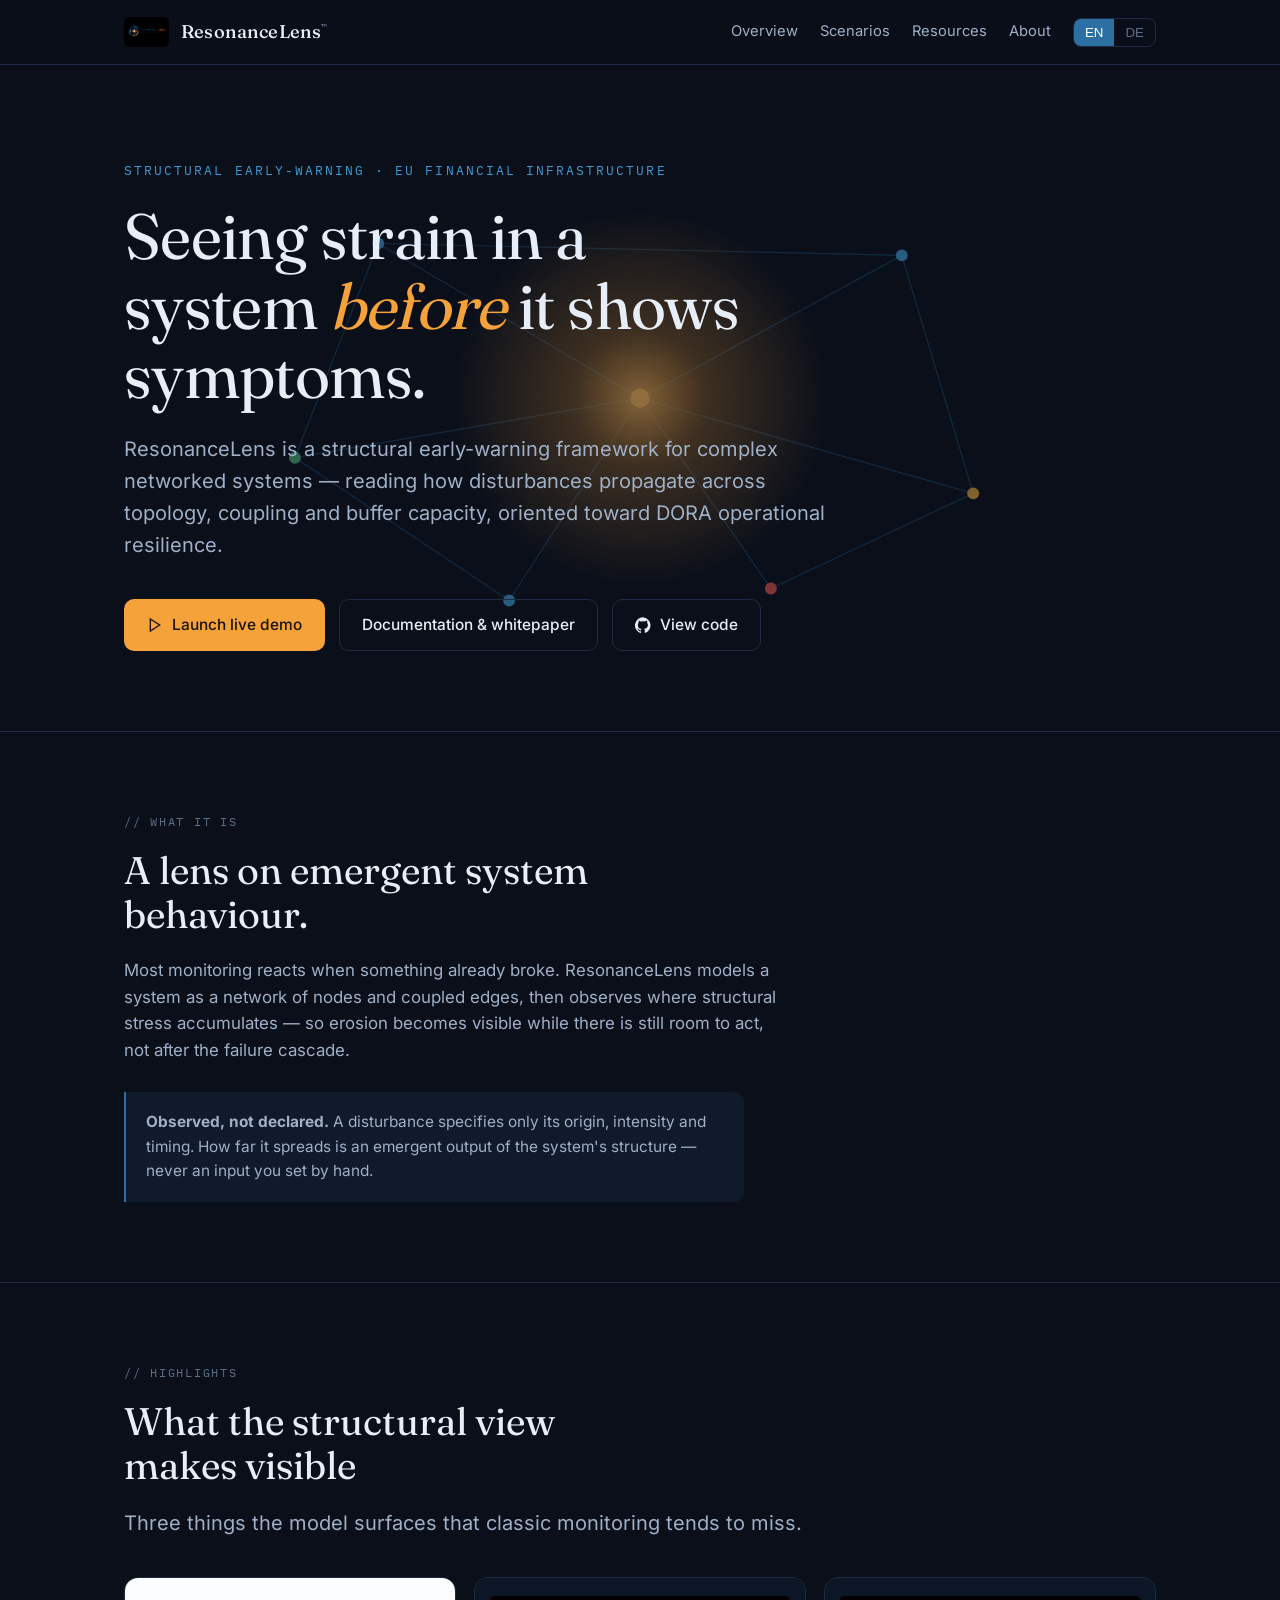
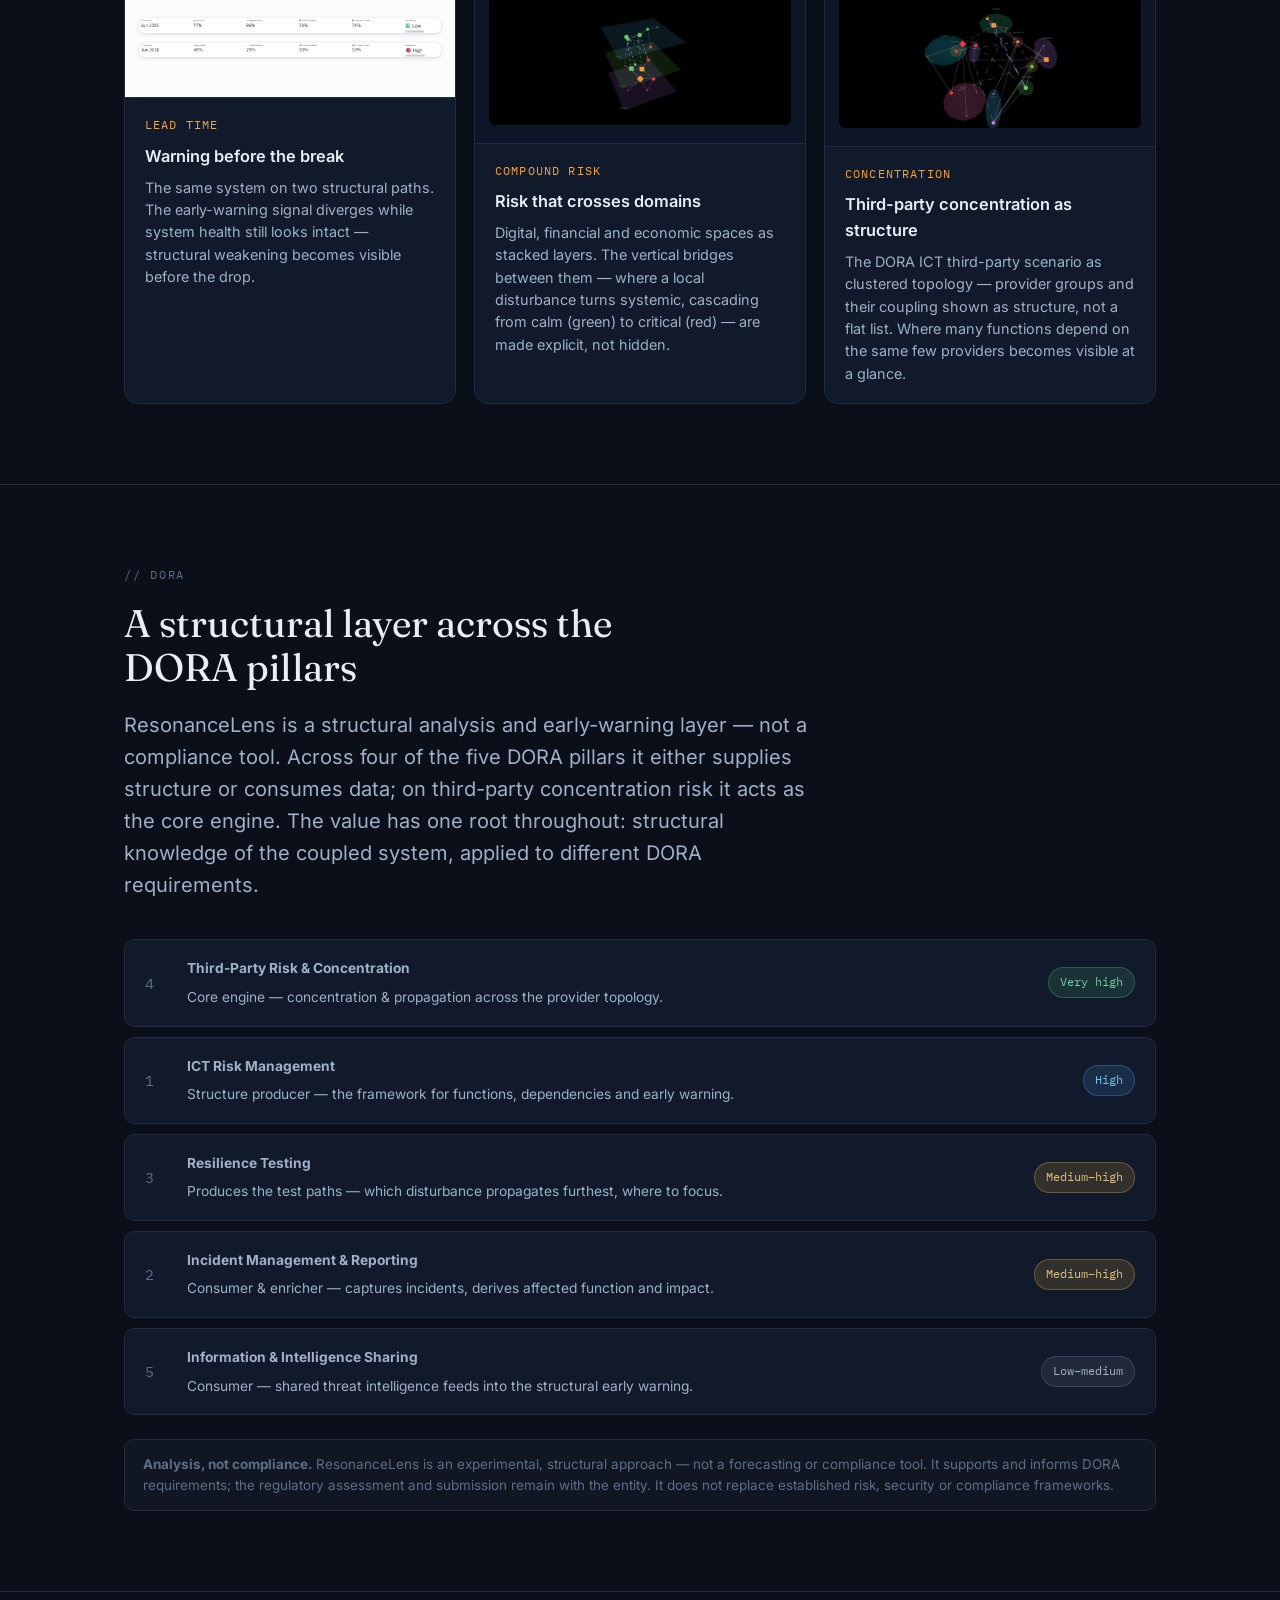
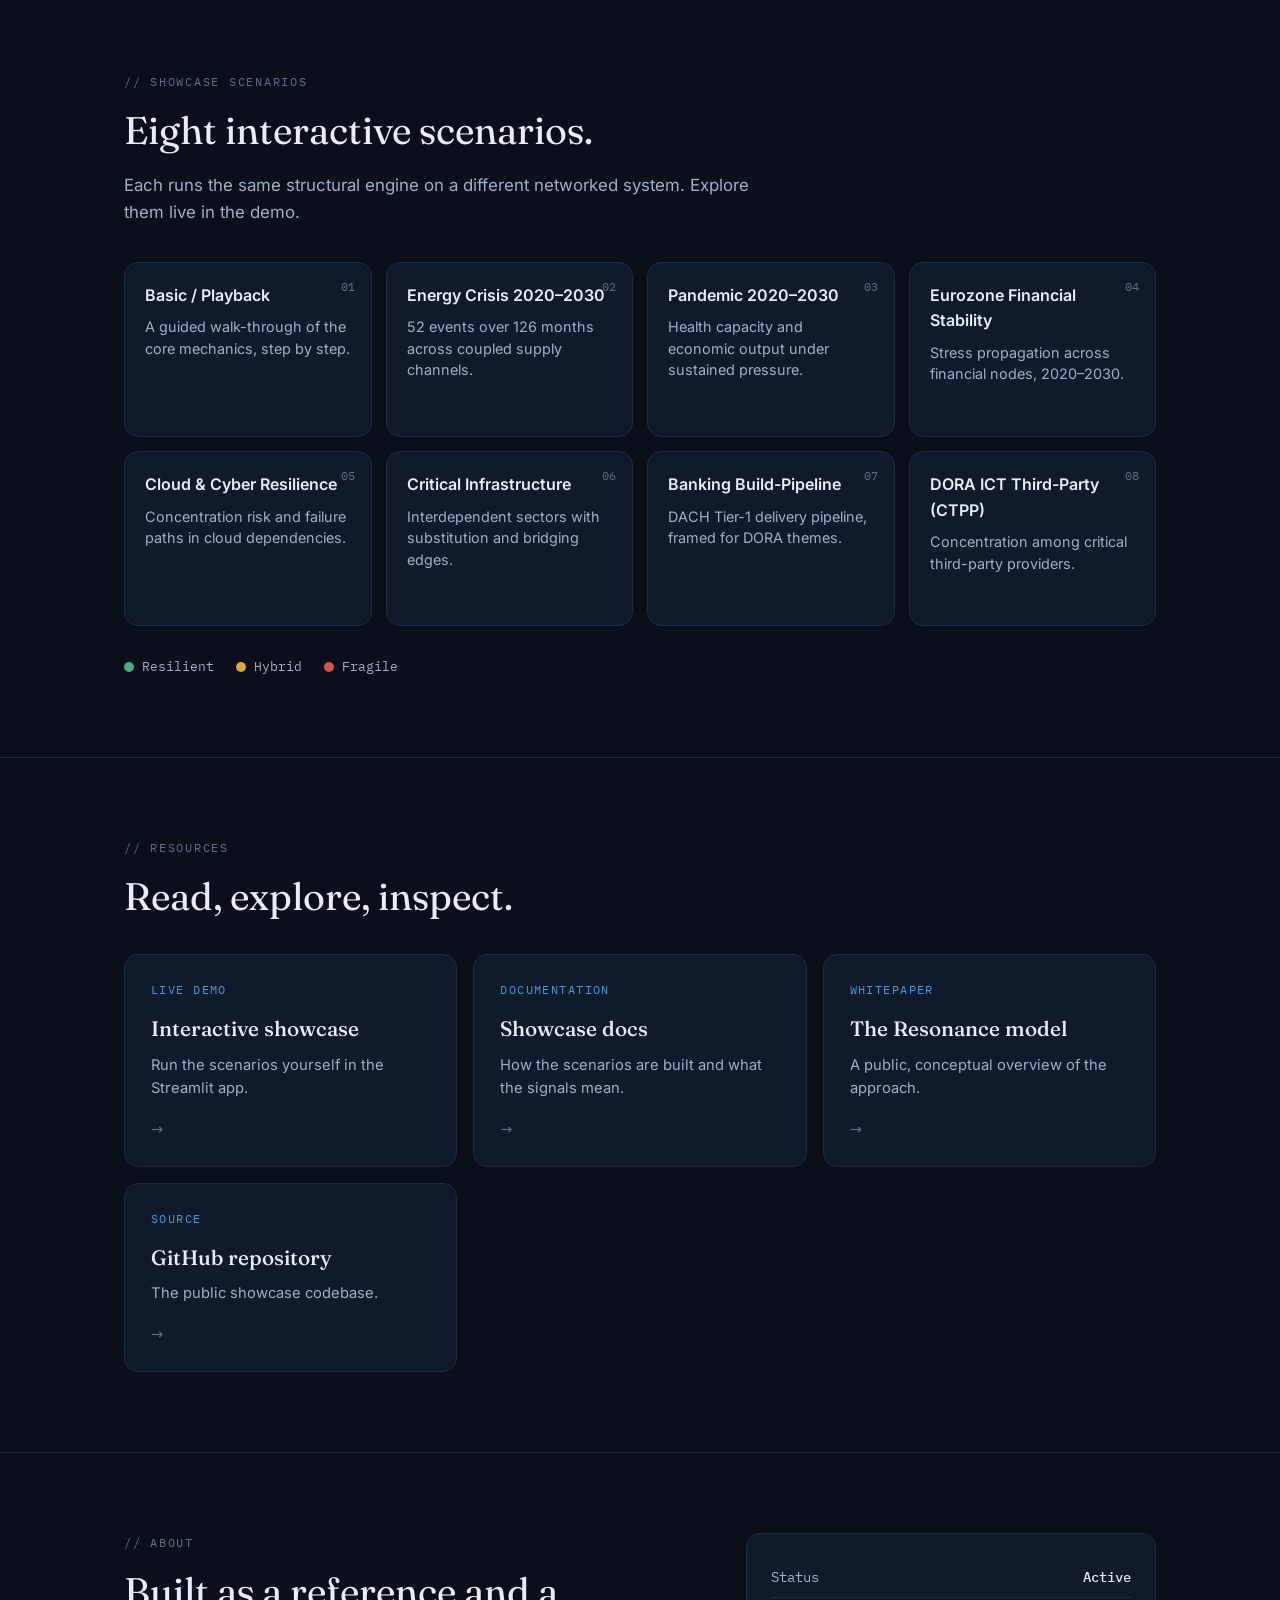
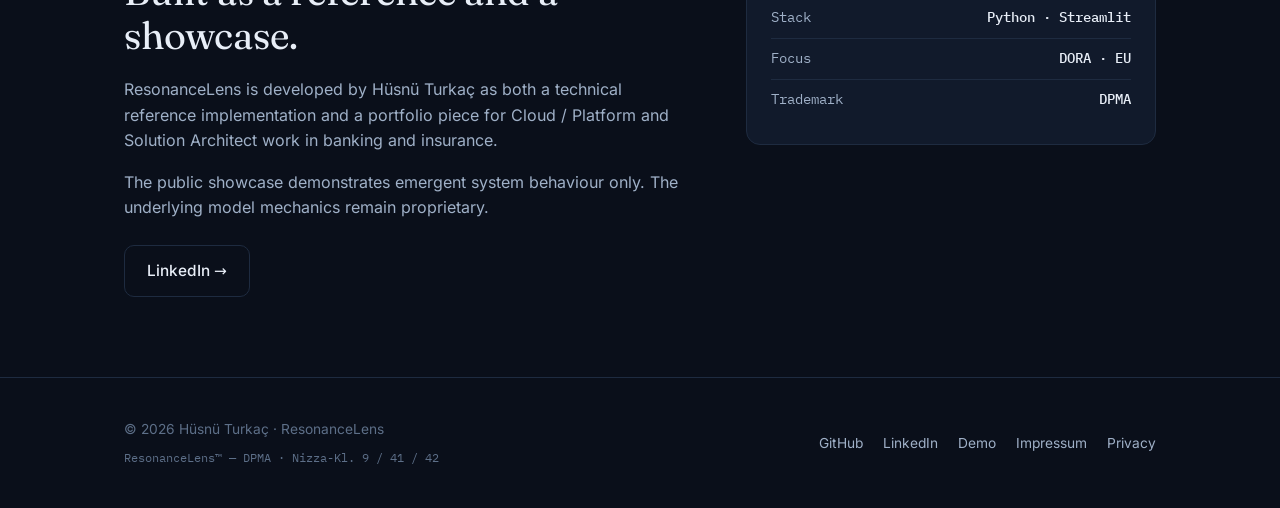
<file: index.html>
<!DOCTYPE html>
<html lang="en">
<head>
<meta charset="UTF-8" />
<meta name="viewport" content="width=device-width, initial-scale=1.0" />
<title>ResonanceLens — Structural early-warning for networked systems</title>
<link rel="icon" type="image/svg+xml" href="assets/favicon.svg" />
<link rel="icon" type="image/png" sizes="32x32" href="assets/favicon-32.png" />
<link rel="icon" type="image/png" sizes="16x16" href="assets/favicon-16.png" />
<link rel="icon" href="assets/favicon.ico" sizes="any" />
<link rel="apple-touch-icon" href="assets/apple-touch-icon.png" />
<meta name="description" content="ResonanceLens is a structural early-warning framework for complex networked systems, oriented toward EU financial infrastructure and DORA resilience." />
<link rel="canonical" href="https://resonancelens.de/" />

<!-- Open Graph -->
<meta property="og:title" content="ResonanceLens" />
<meta property="og:description" content="Structural early-warning framework for complex networked systems." />
<meta property="og:type" content="website" />

<!-- Fonts: Fraunces (display serif), Inter (body), IBM Plex Mono (data/labels) -->
<link rel="stylesheet" href="assets/fonts.css" />

<style>
:root{
  /* Palette derived from the ResonanceLens logo */
  --bg:        #0a0f1a;   /* deep navy ground */
  --bg-soft:   #111a2b;   /* panel surface */
  --ink:       #e8eef7;   /* primary text */
  --ink-dim:   #9fb0c7;   /* secondary text */
  --ink-faint: #5d6f88;   /* captions */
  --cool:      #3f9bd6;   /* cool blue accent (logo ring) */
  --cool-deep: #2c6fa3;
  --core:      #f5a23b;   /* warm resonance core (logo center) */
  --core-glow: #ffba5c;
  /* path states */
  --resilient: #4cae7d;
  --hybrid:    #e0a93c;
  --fragile:   #d9534f;
  --line:      #1e2b40;
  --radius:    14px;
  --maxw:      1080px;
}
*{box-sizing:border-box;margin:0;padding:0}
html{scroll-behavior:smooth}
body{
  background:var(--bg);
  color:var(--ink);
  font-family:"Inter",system-ui,sans-serif;
  line-height:1.6;
  -webkit-font-smoothing:antialiased;
  overflow-x:hidden;
}
a{color:inherit;text-decoration:none}
.wrap{max-width:var(--maxw);margin:0 auto;padding:0 24px}

/* ---------- language toggle ---------- */
/* hide the language that is NOT active; the active one keeps its natural display */
html[lang="en"] [data-lang="de"]{display:none}
html[lang="de"] [data-lang="en"]{display:none}

/* ---------- header ---------- */
header{
  position:sticky;top:0;z-index:50;
  backdrop-filter:blur(10px);
  background:rgba(10,15,26,.72);
  border-bottom:1px solid var(--line);
}
.nav{display:flex;align-items:center;justify-content:space-between;height:64px}
.brand{display:flex;align-items:center;gap:12px;font-family:"Fraunces",serif;font-weight:500;font-size:1.15rem;letter-spacing:.01em}
.brand img{height:30px;width:auto;border-radius:6px}
.brand .tm{font-size:.6rem;color:var(--ink-faint);font-family:"IBM Plex Mono",monospace;vertical-align:super}
.nav-right{display:flex;align-items:center;gap:22px}
.nav-links{display:flex;gap:22px;font-size:.92rem;color:var(--ink-dim)}
.nav-links a:hover{color:var(--ink)}
.langtoggle{display:flex;border:1px solid var(--line);border-radius:8px;overflow:hidden;font-family:"IBM Plex Mono",monospace;font-size:.78rem}
.langtoggle button{
  background:transparent;color:var(--ink-faint);border:none;
  padding:6px 11px;cursor:pointer;transition:.15s;
}
.langtoggle button.active{background:var(--cool-deep);color:#fff}
@media(max-width:680px){.nav-links{display:none}}

/* ---------- hero ---------- */
.hero{position:relative;padding:96px 0 80px;overflow:hidden}
.hero-graph{position:absolute;inset:0;width:100%;height:100%;z-index:0;opacity:.55}
.hero .wrap{position:relative;z-index:1}
.eyebrow{
  font-family:"IBM Plex Mono",monospace;font-size:.8rem;letter-spacing:.16em;
  text-transform:uppercase;color:var(--cool);margin-bottom:20px;
}
h1{
  font-family:"Fraunces",serif;font-weight:400;
  font-size:clamp(2.4rem,5.5vw,4rem);line-height:1.08;letter-spacing:-.01em;
  max-width:16ch;margin-bottom:24px;
}
h1 em{font-style:italic;color:var(--core)}
.lede{font-size:clamp(1.05rem,2vw,1.25rem);color:var(--ink-dim);max-width:54ch;margin-bottom:38px}
.cta-row{display:flex;flex-wrap:wrap;gap:14px}
.btn{
  display:inline-flex;align-items:center;gap:9px;
  padding:13px 22px;border-radius:10px;font-weight:500;font-size:.96rem;
  transition:.18s;border:1px solid transparent;
}
.btn-primary{background:var(--core);color:#1a1205}
.btn-primary:hover{background:var(--core-glow);transform:translateY(-1px)}
.btn-ghost{border-color:var(--line);color:var(--ink)}
.btn-ghost:hover{border-color:var(--cool);color:var(--cool)}
.btn svg{width:16px;height:16px}

/* ---------- section scaffolding ---------- */
section{padding:80px 0;border-top:1px solid var(--line)}
.sec-label{
  font-family:"IBM Plex Mono",monospace;font-size:.78rem;letter-spacing:.14em;
  text-transform:uppercase;color:var(--ink-faint);margin-bottom:16px;
}
h2{font-family:"Fraunces",serif;font-weight:400;font-size:clamp(1.7rem,3.5vw,2.4rem);line-height:1.15;margin-bottom:20px;max-width:20ch}
.sec-intro{color:var(--ink-dim);max-width:60ch;font-size:1.05rem}

/* ---------- what-it-is ---------- */
.note{
  margin-top:28px;padding:18px 20px;border-left:2px solid var(--cool-deep);
  background:var(--bg-soft);border-radius:0 10px 10px 0;color:var(--ink-dim);font-size:.96rem;max-width:62ch;
}

/* ---------- scenario grid ---------- */
.grid{display:grid;grid-template-columns:repeat(auto-fill,minmax(230px,1fr));gap:14px;margin-top:36px}
.card{
  display:block;color:inherit;
  background:var(--bg-soft);border:1px solid var(--line);border-radius:var(--radius);
  padding:20px;transition:.18s;position:relative;overflow:hidden;
}
.card:hover{border-color:var(--cool);transform:translateY(-2px)}
.card .dot{width:9px;height:9px;border-radius:50%;display:inline-block;margin-right:8px}
.card h3{font-size:1rem;font-weight:600;margin-bottom:8px;display:flex;align-items:center}
.card p{font-size:.9rem;color:var(--ink-dim);line-height:1.5}
.card .idx{position:absolute;top:14px;right:16px;font-family:"IBM Plex Mono",monospace;font-size:.75rem;color:var(--ink-faint)}
.card .go{margin-top:12px;font-family:"IBM Plex Mono",monospace;font-size:.74rem;color:var(--cool);opacity:0;transform:translateX(-4px);transition:.18s}
.card:hover .go{opacity:1;transform:translateX(0)}

/* path legend */
.legend{display:flex;gap:22px;flex-wrap:wrap;margin-top:30px;font-family:"IBM Plex Mono",monospace;font-size:.82rem;color:var(--ink-dim)}
.legend span{display:flex;align-items:center;gap:8px}
.legend i{width:10px;height:10px;border-radius:50%;display:inline-block}

/* ---------- resources ---------- */
.res-grid{display:grid;grid-template-columns:repeat(auto-fit,minmax(260px,1fr));gap:16px;margin-top:36px}
.res{
  display:block;background:var(--bg-soft);border:1px solid var(--line);
  border-radius:var(--radius);padding:26px;transition:.18s;
}
.res:hover{border-color:var(--cool);transform:translateY(-2px)}
.res .k{font-family:"IBM Plex Mono",monospace;font-size:.74rem;letter-spacing:.12em;text-transform:uppercase;color:var(--cool);margin-bottom:12px}
.res h3{font-family:"Fraunces",serif;font-weight:500;font-size:1.3rem;margin-bottom:8px}
.res p{font-size:.92rem;color:var(--ink-dim)}
.res .arrow{margin-top:16px;color:var(--ink-faint);font-size:.9rem}

/* ---------- about ---------- */
.about{display:grid;grid-template-columns:1.4fr 1fr;gap:48px;align-items:start}
@media(max-width:760px){.about{grid-template-columns:1fr;gap:28px}}
.about p{color:var(--ink-dim);margin-bottom:16px}
.meta{background:var(--bg-soft);border:1px solid var(--line);border-radius:var(--radius);padding:24px;font-family:"IBM Plex Mono",monospace;font-size:.85rem}
.meta div{display:flex;justify-content:space-between;padding:9px 0;border-bottom:1px solid var(--line);color:var(--ink-dim)}
.meta div:last-child{border-bottom:none}
.meta b{color:var(--ink);font-weight:500}

/* ---------- footer ---------- */
footer{border-top:1px solid var(--line);padding:40px 0;color:var(--ink-faint);font-size:.86rem}
.foot{display:flex;justify-content:space-between;flex-wrap:wrap;gap:16px;align-items:center}
.foot a{color:var(--ink-dim)}
.foot a:hover{color:var(--cool)}
.tmline{font-family:"IBM Plex Mono",monospace;font-size:.76rem;color:var(--ink-faint);margin-top:8px}

@media(prefers-reduced-motion:reduce){*{animation:none!important;transition:none!important}}
:focus-visible{outline:2px solid var(--cool);outline-offset:3px;border-radius:4px}
/* ---------- highlights ---------- */
.highlights{display:grid;grid-template-columns:repeat(auto-fit,minmax(280px,1fr));gap:18px;margin-top:36px}
.hl{background:var(--bg-soft);border:1px solid var(--line);border-radius:var(--radius);overflow:hidden;display:flex;flex-direction:column}
.hl .img{background:#fbfcfd;border-bottom:1px solid var(--line);padding:18px 14px;display:flex;align-items:center;justify-content:center;min-height:120px}
.hl .img img{width:100%;height:auto;border-radius:6px;display:block}
.hl .img.dark{background:#0d1626}
.hl .stack{display:flex;flex-direction:column;gap:10px;width:100%}
.hl .stack img{margin:0;box-shadow:0 1px 4px rgba(0,0,0,.15)}
.hl .ph{aspect-ratio:16/9;width:100%;border:1px dashed var(--cool-deep);border-radius:6px;background:repeating-linear-gradient(45deg,rgba(63,155,214,.05),rgba(63,155,214,.05) 10px,transparent 10px,transparent 20px);display:flex;flex-direction:column;align-items:center;justify-content:center;gap:6px;color:var(--ink-faint);text-align:center;padding:14px;font-family:"IBM Plex Mono",monospace;font-size:.72rem;line-height:1.5}
.hl .body{padding:18px 20px}
.hl .body .k{font-family:"IBM Plex Mono",monospace;font-size:.72rem;letter-spacing:.1em;text-transform:uppercase;color:var(--core);margin-bottom:8px}
.hl .body h3{font-size:1.02rem;font-weight:600;margin-bottom:8px;font-family:"Inter",sans-serif}
.hl .body p{font-size:.9rem;color:var(--ink-dim);line-height:1.55}

/* ---------- DORA pillars ---------- */
.pillars{display:flex;flex-direction:column;gap:10px;margin-top:32px}
.pillar{display:grid;grid-template-columns:auto 1fr auto;gap:18px;align-items:center;background:var(--bg-soft);border:1px solid var(--line);border-radius:10px;padding:16px 20px}
.pillar .pn{font-family:"IBM Plex Mono",monospace;font-size:.95rem;color:var(--ink-faint);min-width:24px}
.pillar .pname{min-width:0}
.pillar .pname b{font-size:.96rem;display:block;margin-bottom:3px}
.pillar .pname span{font-size:.86rem;color:var(--ink-dim)}
.pillar .fit{font-family:"IBM Plex Mono",monospace;font-size:.74rem;padding:5px 11px;border-radius:20px;white-space:nowrap;text-align:center}
.fit-vh{background:rgba(76,174,125,.16);color:#6fce9c;border:1px solid rgba(76,174,125,.35)}
.fit-h{background:rgba(63,155,214,.16);color:#7cc0ec;border:1px solid rgba(63,155,214,.35)}
.fit-m{background:rgba(224,169,60,.16);color:#e0c07a;border:1px solid rgba(224,169,60,.35)}
.fit-l{background:rgba(120,135,160,.14);color:#9fb0c7;border:1px solid rgba(120,135,160,.3)}
@media(max-width:620px){.pillar{grid-template-columns:auto 1fr;gap:10px}.pillar .fit{grid-column:2;justify-self:start;margin-top:4px}}
.disclaimer{margin-top:24px;padding:14px 18px;border:1px solid var(--line);border-radius:10px;background:rgba(120,135,160,.06);color:var(--ink-faint);font-size:.84rem;line-height:1.55}
</style>
</head>
<body>

<header>
  <div class="wrap nav">
    <a class="brand" href="#top">
      <img src="assets/logo.png" alt="ResonanceLens" />
      <span>ResonanceLens<span class="tm">™</span></span>
    </a>
    <div class="nav-right">
      <nav class="nav-links">
        <a href="#what" data-lang="en">Overview</a><a href="#what" data-lang="de">Überblick</a>
        <a href="#scenarios" data-lang="en">Scenarios</a><a href="#scenarios" data-lang="de">Szenarien</a>
        <a href="#resources" data-lang="en">Resources</a><a href="#resources" data-lang="de">Ressourcen</a>
        <a href="#about" data-lang="en">About</a><a href="#about" data-lang="de">Über</a>
      </nav>
      <div class="langtoggle" role="group" aria-label="Language">
        <button id="btn-en" class="active" onclick="setLang('en')">EN</button>
        <button id="btn-de" onclick="setLang('de')">DE</button>
      </div>
    </div>
  </div>
</header>

<main id="top">

  <!-- HERO -->
  <div class="hero">
    <svg class="hero-graph" viewBox="0 0 1080 560" preserveAspectRatio="xMidYMid slice" aria-hidden="true">
      <defs>
        <radialGradient id="core" cx="50%" cy="50%" r="50%">
          <stop offset="0%" stop-color="#ffba5c" stop-opacity="0.9"/>
          <stop offset="35%" stop-color="#f5a23b" stop-opacity="0.4"/>
          <stop offset="100%" stop-color="#f5a23b" stop-opacity="0"/>
        </radialGradient>
      </defs>
      <!-- edges -->
      <g stroke="#2c6fa3" stroke-width="1" opacity="0.5">
        <line x1="540" y1="280" x2="320" y2="150"/>
        <line x1="540" y1="280" x2="760" y2="160"/>
        <line x1="540" y1="280" x2="250" y2="330"/>
        <line x1="540" y1="280" x2="820" y2="360"/>
        <line x1="540" y1="280" x2="430" y2="450"/>
        <line x1="540" y1="280" x2="650" y2="440"/>
        <line x1="320" y1="150" x2="760" y2="160"/>
        <line x1="250" y1="330" x2="430" y2="450"/>
        <line x1="820" y1="360" x2="650" y2="440"/>
        <line x1="760" y1="160" x2="820" y2="360"/>
        <line x1="320" y1="150" x2="250" y2="330"/>
      </g>
      <!-- glow core -->
      <circle cx="540" cy="280" r="160" fill="url(#core)"/>
      <!-- nodes -->
      <g>
        <circle cx="320" cy="150" r="5" fill="#3f9bd6"/>
        <circle cx="760" cy="160" r="5" fill="#3f9bd6"/>
        <circle cx="250" cy="330" r="5" fill="#4cae7d"/>
        <circle cx="820" cy="360" r="5" fill="#e0a93c"/>
        <circle cx="430" cy="450" r="5" fill="#3f9bd6"/>
        <circle cx="650" cy="440" r="5" fill="#d9534f"/>
        <circle cx="540" cy="280" r="8" fill="#ffba5c"/>
      </g>
    </svg>

    <div class="wrap">
      <div class="eyebrow">
        <span data-lang="en">Structural early-warning · EU financial infrastructure</span>
        <span data-lang="de">Strukturelle Frühwarnung · EU-Finanzinfrastruktur</span>
      </div>
      <h1>
        <span data-lang="en">Seeing strain in a system <em>before</em> it shows symptoms.</span>
        <span data-lang="de">Belastung im System erkennen, <em>bevor</em> sie sichtbar wird.</span>
      </h1>
      <p class="lede">
        <span data-lang="en">ResonanceLens is a structural early-warning framework for complex networked systems — reading how disturbances propagate across topology, coupling and buffer capacity, oriented toward DORA operational resilience.</span>
        <span data-lang="de">ResonanceLens ist ein strukturelles Frühwarn-Framework für komplexe vernetzte Systeme — es liest, wie sich Störungen über Topologie, Kopplung und Pufferkapazität ausbreiten, ausgerichtet auf operative Resilienz nach DORA.</span>
      </p>
      <div class="cta-row">
        <a class="btn btn-primary" href="https://resonancelens.streamlit.app/" target="_blank" rel="noopener">
          <svg viewBox="0 0 24 24" fill="none" stroke="currentColor" stroke-width="2"><polygon points="5 3 19 12 5 21 5 3"/></svg>
          <span data-lang="en">Launch live demo</span><span data-lang="de">Live-Demo starten</span>
        </a>
        <a class="btn btn-ghost" href="#resources">
          <span data-lang="en">Documentation &amp; whitepaper</span><span data-lang="de">Doku &amp; Whitepaper</span>
        </a>
        <a class="btn btn-ghost" href="https://github.com/huesnue/resonancelens-showcase" target="_blank" rel="noopener">
          <svg viewBox="0 0 24 24" fill="currentColor"><path d="M12 .5A12 12 0 0 0 8.2 23.9c.6.1.8-.3.8-.6v-2c-3.3.7-4-1.6-4-1.6-.6-1.4-1.3-1.8-1.3-1.8-1.1-.7.1-.7.1-.7 1.2.1 1.8 1.2 1.8 1.2 1 1.8 2.8 1.3 3.5 1 .1-.8.4-1.3.7-1.6-2.7-.3-5.5-1.3-5.5-5.9 0-1.3.5-2.4 1.2-3.2 0-.3-.5-1.5.2-3.2 0 0 1-.3 3.3 1.2a11.5 11.5 0 0 1 6 0C17 5 18 5.3 18 5.3c.7 1.7.2 2.9.1 3.2.8.8 1.2 1.9 1.2 3.2 0 4.6-2.8 5.6-5.5 5.9.4.4.8 1.1.8 2.2v3.3c0 .3.2.7.8.6A12 12 0 0 0 12 .5Z"/></svg>
          <span data-lang="en">View code</span><span data-lang="de">Code ansehen</span>
        </a>
      </div>
    </div>
  </div>

  <!-- WHAT IT IS -->
  <section id="what">
    <div class="wrap">
      <div class="sec-label">
        <span data-lang="en">// What it is</span><span data-lang="de">// Was es ist</span>
      </div>
      <h2>
        <span data-lang="en">A lens on emergent system behaviour.</span>
        <span data-lang="de">Eine Linse auf emergentes Systemverhalten.</span>
      </h2>
      <p class="sec-intro">
        <span data-lang="en">Most monitoring reacts when something already broke. ResonanceLens models a system as a network of nodes and coupled edges, then observes where structural stress accumulates — so erosion becomes visible while there is still room to act, not after the failure cascade.</span>
        <span data-lang="de">Übliches Monitoring reagiert, wenn bereits etwas ausgefallen ist. ResonanceLens modelliert ein System als Netzwerk aus Knoten und gekoppelten Kanten und beobachtet, wo sich struktureller Stress aufbaut — sodass Erosion sichtbar wird, solange noch Handlungsspielraum besteht, nicht erst nach der Ausfallkaskade.</span>
      </p>
      <div class="note">
        <span data-lang="en"><b>Observed, not declared.</b> A disturbance specifies only its origin, intensity and timing. How far it spreads is an emergent output of the system's structure — never an input you set by hand.</span>
        <span data-lang="de"><b>Beobachtet, nicht deklariert.</b> Eine Störung gibt nur Ursprung, Intensität und zeitlichen Verlauf an. Wie weit sie sich ausbreitet, ist ein emergentes Ergebnis der Systemstruktur — kein von Hand gesetzter Eingabeparameter.</span>
      </div>
    </div>
  </section>

  <!-- HIGHLIGHTS -->
  <section>
    <div class="wrap">
      <div class="sec-label"><span data-lang="en">// Highlights</span><span data-lang="de">// Highlights</span></div>
      <h2><span data-lang="en">What the structural view makes visible</span><span data-lang="de">Was die strukturelle Sicht sichtbar macht</span></h2>
      <p class="lede"><span data-lang="en">Three things the model surfaces that classic monitoring tends to miss.</span><span data-lang="de">Drei Dinge, die das Modell sichtbar macht, die klassisches Monitoring meist übersieht.</span></p>

      <div class="highlights">
        <!-- Highlight 1: early warning before the break -->
        <div class="hl">
          <div class="img stack">
            <img src="assets/highlight-resilient.png" alt="Resilient path — System Health 77%, Early Warning Low" />
            <img src="assets/highlight-fragile.png" alt="Fragile path — System Health 49%, Early Warning High" />
          </div>
          <div class="body">
            <div class="k"><span data-lang="en">Lead time</span><span data-lang="de">Vorlaufzeit</span></div>
            <h3><span data-lang="en">Warning before the break</span><span data-lang="de">Warnung vor dem Bruch</span></h3>
            <p><span data-lang="en">The same system on two structural paths. The early-warning signal diverges while system health still looks intact — structural weakening becomes visible before the drop.</span><span data-lang="de">Dasselbe System auf zwei strukturellen Pfaden. Das Frühwarnsignal divergiert, während die System Health noch intakt wirkt — die strukturelle Schwächung wird vor dem Abfall sichtbar.</span></p>
          </div>
        </div>

        <!-- Highlight 2: cross-domain -->
        <div class="hl">
          <div class="img dark"><img src="assets/highlight-layered.png" alt="3D layered view — Digital, Financial and Economic spaces with cross-space bridges; stress cascading downward" /></div>
          <div class="body">
            <div class="k"><span data-lang="en">Compound risk</span><span data-lang="de">Compound Risk</span></div>
            <h3><span data-lang="en">Risk that crosses domains</span><span data-lang="de">Risiko, das Domänen überspringt</span></h3>
            <p><span data-lang="en">Digital, financial and economic spaces as stacked layers. The vertical bridges between them — where a local disturbance turns systemic, cascading from calm (green) to critical (red) — are made explicit, not hidden.</span><span data-lang="de">Digitale, finanzielle und wirtschaftliche Räume als gestapelte Ebenen. Die vertikalen Brücken dazwischen — wo eine lokale Störung systemisch wird, kaskadierend von ruhig (grün) zu kritisch (rot) — werden explizit gemacht, nicht verborgen.</span></p>
          </div>
        </div>

        <!-- Highlight 3: CTPP concentration -->
        <div class="hl">
          <div class="img dark"><img src="assets/highlight-ctpp.png" alt="3D clustering view of the DORA ICT third-party scenario — provider clusters (Banking, Cloud, Payments, Security…) with a cross-space bridge" /></div>
          <div class="body">
            <div class="k"><span data-lang="en">Concentration</span><span data-lang="de">Konzentration</span></div>
            <h3><span data-lang="en">Third-party concentration as structure</span><span data-lang="de">Drittparteien-Konzentration als Struktur</span></h3>
            <p><span data-lang="en">The DORA ICT third-party scenario as clustered topology — provider groups and their coupling shown as structure, not a flat list. Where many functions depend on the same few providers becomes visible at a glance.</span><span data-lang="de">Das DORA-IKT-Drittparteien-Szenario als geclusterte Topologie — Anbietergruppen und ihre Kopplung als Struktur dargestellt, nicht als bloße Liste. Wo viele Funktionen an denselben wenigen Anbietern hängen, wird auf einen Blick sichtbar.</span></p>
          </div>
        </div>
      </div>
    </div>
  </section>

  <!-- DORA PILLARS -->
  <section>
    <div class="wrap">
      <div class="sec-label"><span data-lang="en">// DORA</span><span data-lang="de">// DORA</span></div>
      <h2><span data-lang="en">A structural layer across the DORA pillars</span><span data-lang="de">Eine strukturelle Schicht über die DORA-Säulen</span></h2>
      <p class="lede"><span data-lang="en">ResonanceLens is a structural analysis and early-warning layer — not a compliance tool. Across four of the five DORA pillars it either supplies structure or consumes data; on third-party concentration risk it acts as the core engine. The value has one root throughout: structural knowledge of the coupled system, applied to different DORA requirements.</span><span data-lang="de">ResonanceLens ist eine strukturelle Analyse- und Frühwarnschicht — kein Compliance-Tool. Über vier der fünf DORA-Säulen liefert es entweder Struktur oder konsumiert Daten; beim Drittparteien-Konzentrationsrisiko wirkt es als Kern-Engine. Der Mehrwert hat überall dieselbe Wurzel: strukturelle Kenntnis des gekoppelten Systems, angewendet auf unterschiedliche DORA-Anforderungen.</span></p>

      <div class="pillars">
        <div class="pillar">
          <div class="pn">4</div>
          <div class="pname"><b><span data-lang="en">Third-Party Risk &amp; Concentration</span><span data-lang="de">Drittparteien- &amp; Konzentrationsrisiko</span></b><span data-lang="en">Core engine — concentration &amp; propagation across the provider topology.</span><span data-lang="de">Kern-Engine — Konzentration &amp; Ausbreitung über die Provider-Topologie.</span></div>
          <div class="fit fit-vh"><span data-lang="en">Very high</span><span data-lang="de">Sehr hoch</span></div>
        </div>
        <div class="pillar">
          <div class="pn">1</div>
          <div class="pname"><b><span data-lang="en">ICT Risk Management</span><span data-lang="de">IKT-Risikomanagement</span></b><span data-lang="en">Structure producer — the framework for functions, dependencies and early warning.</span><span data-lang="de">Struktur-Producer — das Gerüst für Funktionen, Abhängigkeiten und Frühwarnung.</span></div>
          <div class="fit fit-h"><span data-lang="en">High</span><span data-lang="de">Hoch</span></div>
        </div>
        <div class="pillar">
          <div class="pn">3</div>
          <div class="pname"><b><span data-lang="en">Resilience Testing</span><span data-lang="de">Resilienz-Tests</span></b><span data-lang="en">Produces the test paths — which disturbance propagates furthest, where to focus.</span><span data-lang="de">Producer der Test-Pfade — welche Störung am weitesten propagiert, wo zu fokussieren ist.</span></div>
          <div class="fit fit-m"><span data-lang="en">Medium–high</span><span data-lang="de">Mittel–hoch</span></div>
        </div>
        <div class="pillar">
          <div class="pn">2</div>
          <div class="pname"><b><span data-lang="en">Incident Management &amp; Reporting</span><span data-lang="de">Incident-Management &amp; Reporting</span></b><span data-lang="en">Consumer &amp; enricher — captures incidents, derives affected function and impact.</span><span data-lang="de">Consumer &amp; Anreicherer — erfasst Incidents, leitet betroffene Funktion und Auswirkung ab.</span></div>
          <div class="fit fit-m"><span data-lang="en">Medium–high</span><span data-lang="de">Mittel–hoch</span></div>
        </div>
        <div class="pillar">
          <div class="pn">5</div>
          <div class="pname"><b><span data-lang="en">Information &amp; Intelligence Sharing</span><span data-lang="de">Information &amp; Intelligence Sharing</span></b><span data-lang="en">Consumer — shared threat intelligence feeds into the structural early warning.</span><span data-lang="de">Consumer — geteilte Threat-Intelligence fließt in die strukturelle Frühwarnung ein.</span></div>
          <div class="fit fit-l"><span data-lang="en">Low–medium</span><span data-lang="de">Gering–mittel</span></div>
        </div>
      </div>

      <div class="disclaimer">
        <span data-lang="en"><b>Analysis, not compliance.</b> ResonanceLens is an experimental, structural approach — not a forecasting or compliance tool. It supports and informs DORA requirements; the regulatory assessment and submission remain with the entity. It does not replace established risk, security or compliance frameworks.</span>
        <span data-lang="de"><b>Analyse, nicht Compliance.</b> ResonanceLens ist ein experimenteller, struktureller Ansatz — kein Prognose- oder Compliance-Tool. Es unterstützt und informiert DORA-Anforderungen; die regulatorische Bewertung und Einreichung bleiben beim Unternehmen. Es ersetzt keine etablierten Risiko-, Security- oder Compliance-Frameworks.</span>
      </div>
    </div>
  </section>

  <!-- SCENARIOS -->
  <section id="scenarios">
    <div class="wrap">
      <div class="sec-label">
        <span data-lang="en">// Showcase scenarios</span><span data-lang="de">// Showcase-Szenarien</span>
      </div>
      <h2>
        <span data-lang="en">Eight interactive scenarios.</span>
        <span data-lang="de">Acht interaktive Szenarien.</span>
      </h2>
      <p class="sec-intro">
        <span data-lang="en">Each runs the same structural engine on a different networked system. Explore them live in the demo.</span>
        <span data-lang="de">Jedes nutzt dieselbe strukturelle Engine an einem anderen vernetzten System. In der Demo live erkundbar.</span>
      </p>

      <div class="grid">
        <a class="card" href="https://resonancelens.streamlit.app/" target="_blank" rel="noopener"><span class="idx">01</span><h3><span data-lang="en">Basic / Playback</span><span data-lang="de">Basis / Playback</span></h3><p><span data-lang="en">A guided walk-through of the core mechanics, step by step.</span><span data-lang="de">Eine geführte Einführung in die Kernmechanik, Schritt für Schritt.</span></p><div class="go"><span data-lang="en">Open in demo →</span><span data-lang="de">In der Demo öffnen →</span></div></a>
        <a class="card" href="https://resonancelens.streamlit.app/" target="_blank" rel="noopener"><span class="idx">02</span><h3><span data-lang="en">Energy Crisis 2020–2030</span><span data-lang="de">Energiekrise 2020–2030</span></h3><p><span data-lang="en">52 events over 126 months across coupled supply channels.</span><span data-lang="de">52 Ereignisse über 126 Monate über gekoppelte Versorgungskanäle.</span></p><div class="go"><span data-lang="en">Open in demo →</span><span data-lang="de">In der Demo öffnen →</span></div></a>
        <a class="card" href="https://resonancelens.streamlit.app/" target="_blank" rel="noopener"><span class="idx">03</span><h3><span data-lang="en">Pandemic 2020–2030</span><span data-lang="de">Pandemie 2020–2030</span></h3><p><span data-lang="en">Health capacity and economic output under sustained pressure.</span><span data-lang="de">Gesundheitskapazität und Wirtschaftsleistung unter Dauerdruck.</span></p><div class="go"><span data-lang="en">Open in demo →</span><span data-lang="de">In der Demo öffnen →</span></div></a>
        <a class="card" href="https://resonancelens.streamlit.app/" target="_blank" rel="noopener"><span class="idx">04</span><h3><span data-lang="en">Eurozone Financial Stability</span><span data-lang="de">Eurozone-Finanzstabilität</span></h3><p><span data-lang="en">Stress propagation across financial nodes, 2020–2030.</span><span data-lang="de">Stressausbreitung über Finanzknoten, 2020–2030.</span></p><div class="go"><span data-lang="en">Open in demo →</span><span data-lang="de">In der Demo öffnen →</span></div></a>
        <a class="card" href="https://resonancelens.streamlit.app/" target="_blank" rel="noopener"><span class="idx">05</span><h3><span data-lang="en">Cloud &amp; Cyber Resilience</span><span data-lang="de">Cloud- &amp; Cyber-Resilienz</span></h3><p><span data-lang="en">Concentration risk and failure paths in cloud dependencies.</span><span data-lang="de">Konzentrationsrisiko und Ausfallpfade in Cloud-Abhängigkeiten.</span></p><div class="go"><span data-lang="en">Open in demo →</span><span data-lang="de">In der Demo öffnen →</span></div></a>
        <a class="card" href="https://resonancelens.streamlit.app/" target="_blank" rel="noopener"><span class="idx">06</span><h3><span data-lang="en">Critical Infrastructure</span><span data-lang="de">Kritische Infrastruktur</span></h3><p><span data-lang="en">Interdependent sectors with substitution and bridging edges.</span><span data-lang="de">Interdependente Sektoren mit Substitutions- und Brückenkanten.</span></p><div class="go"><span data-lang="en">Open in demo →</span><span data-lang="de">In der Demo öffnen →</span></div></a>
        <a class="card" href="https://resonancelens.streamlit.app/" target="_blank" rel="noopener"><span class="idx">07</span><h3><span data-lang="en">Banking Build-Pipeline</span><span data-lang="de">Banking-Build-Pipeline</span></h3><p><span data-lang="en">DACH Tier-1 delivery pipeline, framed for DORA themes.</span><span data-lang="de">DACH-Tier-1-Delivery-Pipeline, ausgerichtet auf DORA-Themen.</span></p><div class="go"><span data-lang="en">Open in demo →</span><span data-lang="de">In der Demo öffnen →</span></div></a>
        <a class="card" href="https://resonancelens.streamlit.app/" target="_blank" rel="noopener"><span class="idx">08</span><h3><span data-lang="en">DORA ICT Third-Party (CTPP)</span><span data-lang="de">DORA IKT-Drittparteien (CTPP)</span></h3><p><span data-lang="en">Concentration among critical third-party providers.</span><span data-lang="de">Konzentration unter kritischen Drittdienstleistern.</span></p><div class="go"><span data-lang="en">Open in demo →</span><span data-lang="de">In der Demo öffnen →</span></div></a>
      </div>

      <div class="legend">
        <span><i style="background:var(--resilient)"></i><span data-lang="en">Resilient</span><span data-lang="de">Resilient</span></span>
        <span><i style="background:var(--hybrid)"></i><span data-lang="en">Hybrid</span><span data-lang="de">Hybrid</span></span>
        <span><i style="background:var(--fragile)"></i><span data-lang="en">Fragile</span><span data-lang="de">Fragil</span></span>
      </div>
    </div>
  </section>

  <!-- RESOURCES -->
  <section id="resources">
    <div class="wrap">
      <div class="sec-label">
        <span data-lang="en">// Resources</span><span data-lang="de">// Ressourcen</span>
      </div>
      <h2>
        <span data-lang="en">Read, explore, inspect.</span>
        <span data-lang="de">Lesen, erkunden, prüfen.</span>
      </h2>

      <div class="res-grid">
        <a class="res" href="https://resonancelens.streamlit.app/" target="_blank" rel="noopener">
          <div class="k"><span data-lang="en">Live demo</span><span data-lang="de">Live-Demo</span></div>
          <h3><span data-lang="en">Interactive showcase</span><span data-lang="de">Interaktives Showcase</span></h3>
          <p><span data-lang="en">Run the scenarios yourself in the Streamlit app.</span><span data-lang="de">Führe die Szenarien selbst in der Streamlit-App aus.</span></p>
          <div class="arrow">→</div>
        </a>
        <a class="res" href="docs/index.html">
          <div class="k"><span data-lang="en">Documentation</span><span data-lang="de">Dokumentation</span></div>
          <h3><span data-lang="en">Showcase docs</span><span data-lang="de">Showcase-Doku</span></h3>
          <p><span data-lang="en">How the scenarios are built and what the signals mean.</span><span data-lang="de">Wie die Szenarien aufgebaut sind und was die Signale bedeuten.</span></p>
          <div class="arrow">→</div>
        </a>
        <a class="res" href="docs/whitepaper.html">
          <div class="k"><span data-lang="en">Whitepaper</span><span data-lang="de">Whitepaper</span></div>
          <h3><span data-lang="en">The Resonance model</span><span data-lang="de">Das Resonanz-Modell</span></h3>
          <p><span data-lang="en">A public, conceptual overview of the approach.</span><span data-lang="de">Ein öffentlicher, konzeptioneller Überblick über den Ansatz.</span></p>
          <div class="arrow">→</div>
        </a>
        <a class="res" href="https://github.com/huesnue/resonancelens-showcase" target="_blank" rel="noopener">
          <div class="k"><span data-lang="en">Source</span><span data-lang="de">Quellcode</span></div>
          <h3><span data-lang="en">GitHub repository</span><span data-lang="de">GitHub-Repository</span></h3>
          <p><span data-lang="en">The public showcase codebase.</span><span data-lang="de">Die öffentliche Showcase-Codebasis.</span></p>
          <div class="arrow">→</div>
        </a>
      </div>
    </div>
  </section>

  <!-- ABOUT -->
  <section id="about">
    <div class="wrap about">
      <div>
        <div class="sec-label"><span data-lang="en">// About</span><span data-lang="de">// Über</span></div>
        <h2><span data-lang="en">Built as a reference and a showcase.</span><span data-lang="de">Als Referenz und Showcase gebaut.</span></h2>
        <p>
          <span data-lang="en">ResonanceLens is developed by Hüsnü Turkaç as both a technical reference implementation and a portfolio piece for Cloud / Platform and Solution Architect work in banking and insurance.</span>
          <span data-lang="de">ResonanceLens wird von Hüsnü Turkaç entwickelt — als technische Referenzimplementierung und zugleich als Portfolio-Arbeit für Cloud-/Platform- und Solution-Architect-Tätigkeiten in Banking und Insurance.</span>
        </p>
        <p>
          <span data-lang="en">The public showcase demonstrates emergent system behaviour only. The underlying model mechanics remain proprietary.</span>
          <span data-lang="de">Das öffentliche Showcase zeigt ausschließlich emergentes Systemverhalten. Die zugrunde liegende Modellmechanik bleibt proprietär.</span>
        </p>
        <div class="cta-row" style="margin-top:24px">
          <a class="btn btn-ghost" href="https://www.linkedin.com/in/huesnue-turkac" target="_blank" rel="noopener">LinkedIn →</a>
        </div>
      </div>
      <div class="meta">
        <div><span data-lang="en">Status</span><span data-lang="de">Status</span><b><span data-lang="en">Active</span><span data-lang="de">Aktiv</span></b></div>
        <div><span>Stack</span><b>Python · Streamlit</b></div>
        <div><span data-lang="en">Focus</span><span data-lang="de">Fokus</span><b>DORA · EU</b></div>
        <div><span data-lang="en">Trademark</span><span data-lang="de">Marke</span><b>DPMA</b></div>
      </div>
    </div>
  </section>
</main>

<footer>
  <div class="wrap foot">
    <div>
      <div>© <span id="yr"></span> Hüsnü Turkaç · ResonanceLens</div>
      <div class="tmline">ResonanceLens™ — DPMA · Nizza-Kl. 9 / 41 / 42</div>
    </div>
    <div style="display:flex;gap:20px">
      <a href="https://github.com/huesnue/resonancelens-showcase" target="_blank" rel="noopener">GitHub</a>
      <a href="https://www.linkedin.com/in/huesnue-turkac" target="_blank" rel="noopener">LinkedIn</a>
      <a href="https://resonancelens.streamlit.app/" target="_blank" rel="noopener">Demo</a>
      <a href="impressum.html">Impressum</a>
      <a href="datenschutz.html"><span data-lang="en">Privacy</span><span data-lang="de">Datenschutz</span></a>
    </div>
  </div>
</footer>

<script>
function setLang(l){
  document.documentElement.lang = l;
  document.getElementById('btn-en').classList.toggle('active', l==='en');
  document.getElementById('btn-de').classList.toggle('active', l==='de');
}
// default: browser preference if German, else English
(function(){
  var nav = (navigator.language||'en').toLowerCase();
  if(nav.indexOf('de')===0){ setLang('de'); }
  document.getElementById('yr').textContent = new Date().getFullYear();
})();
</script>
</body>
</html>
</file>
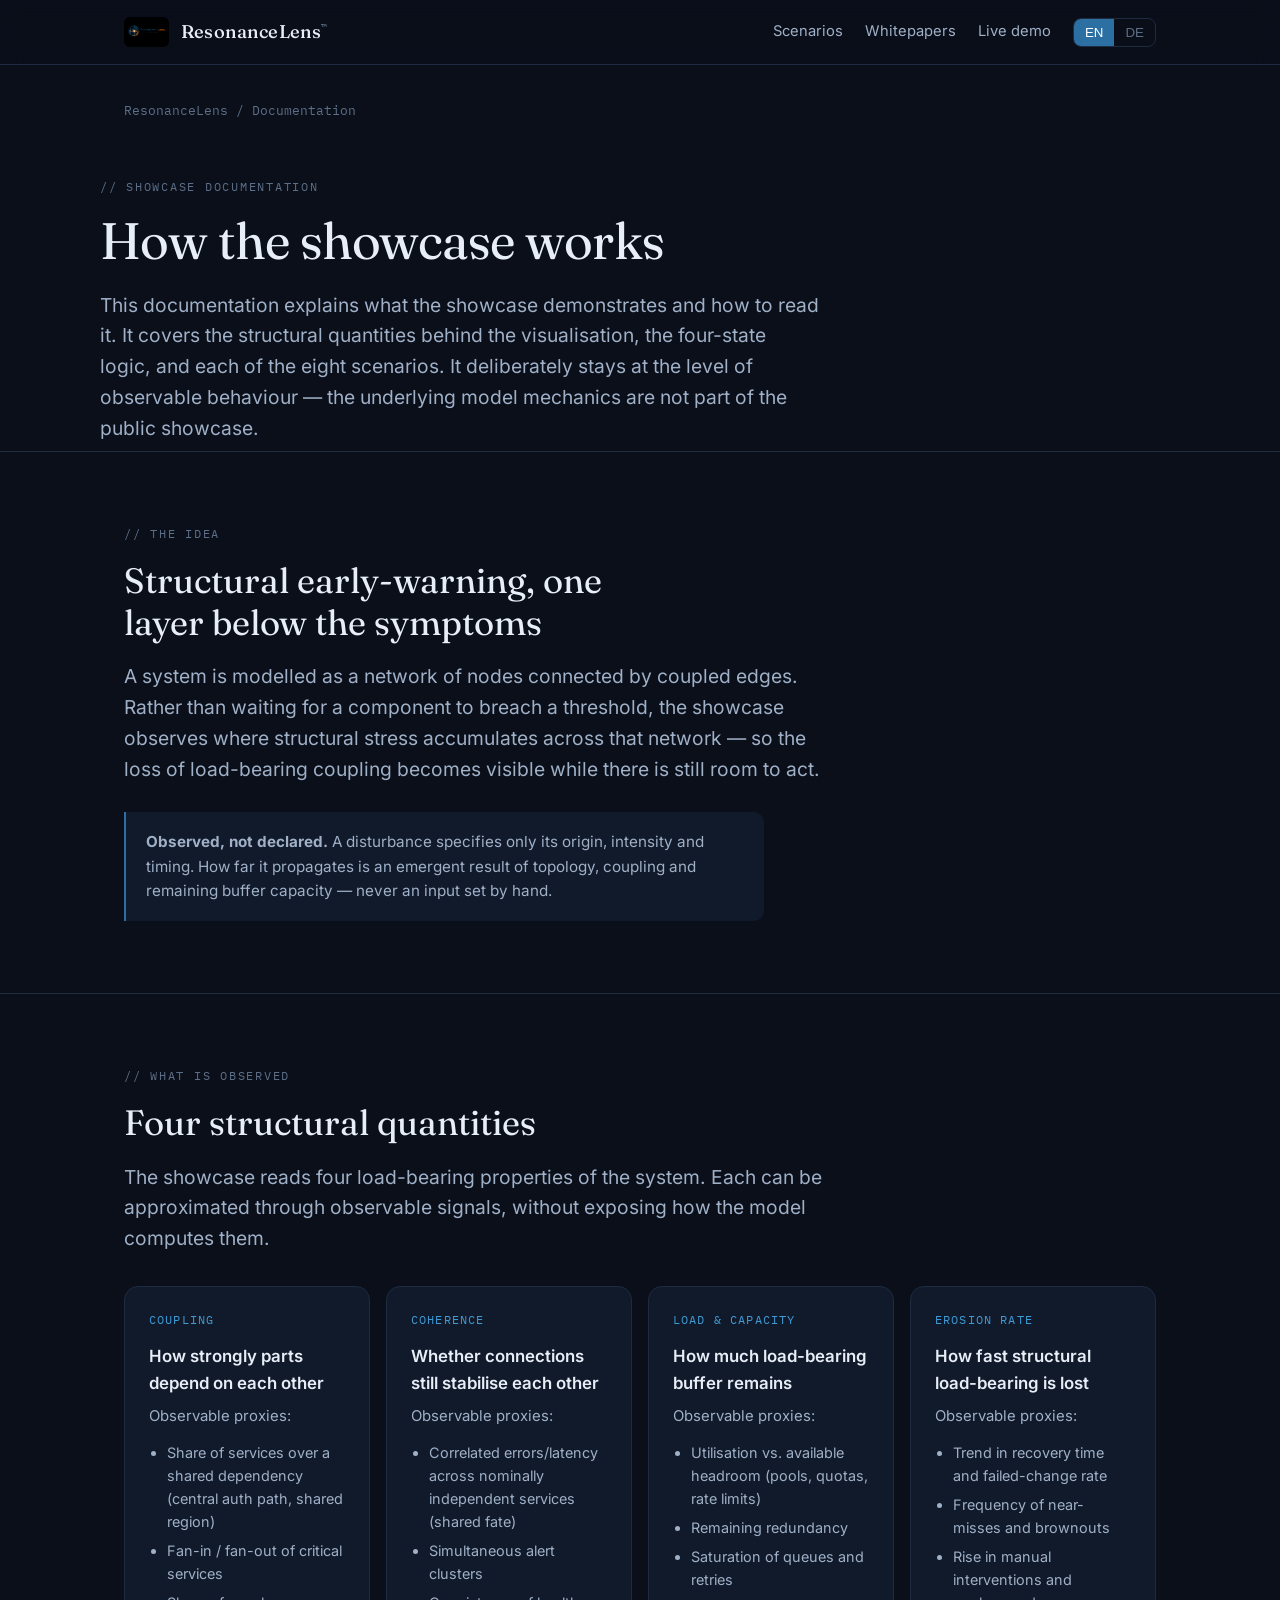
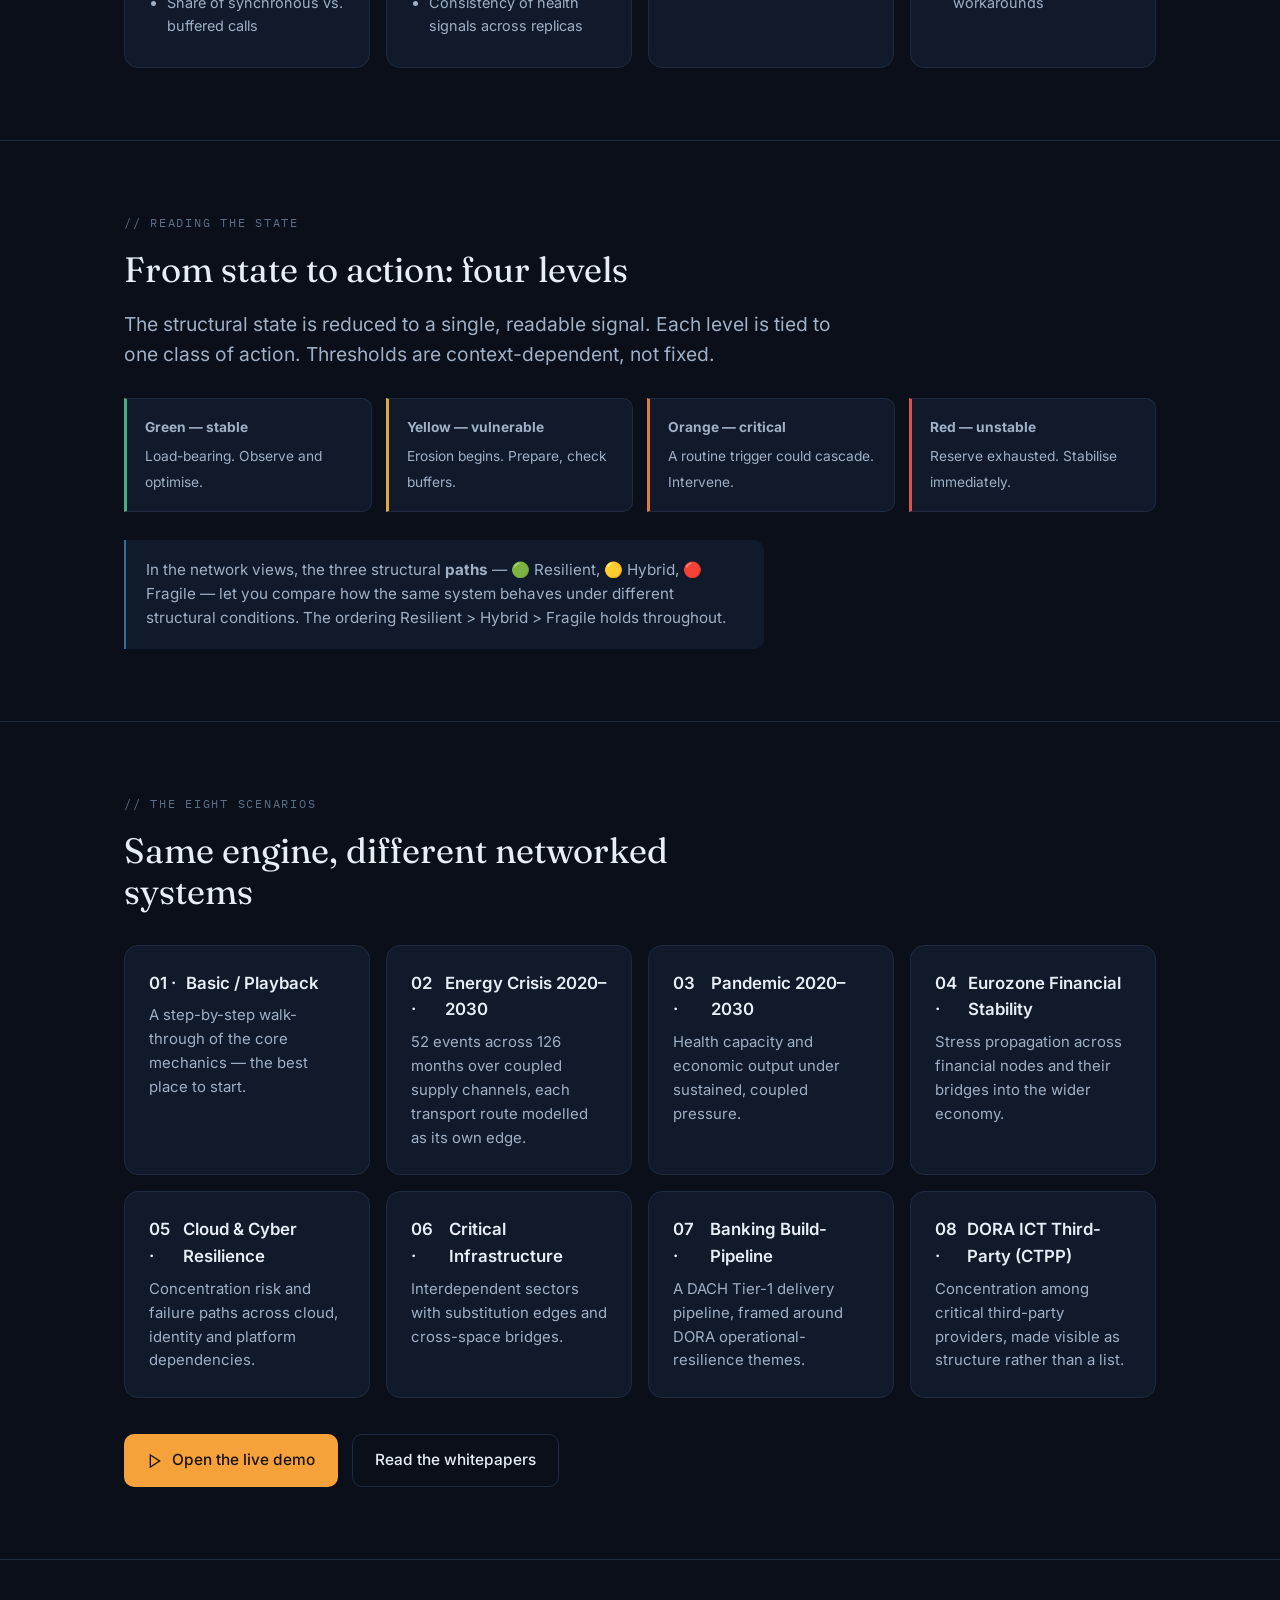
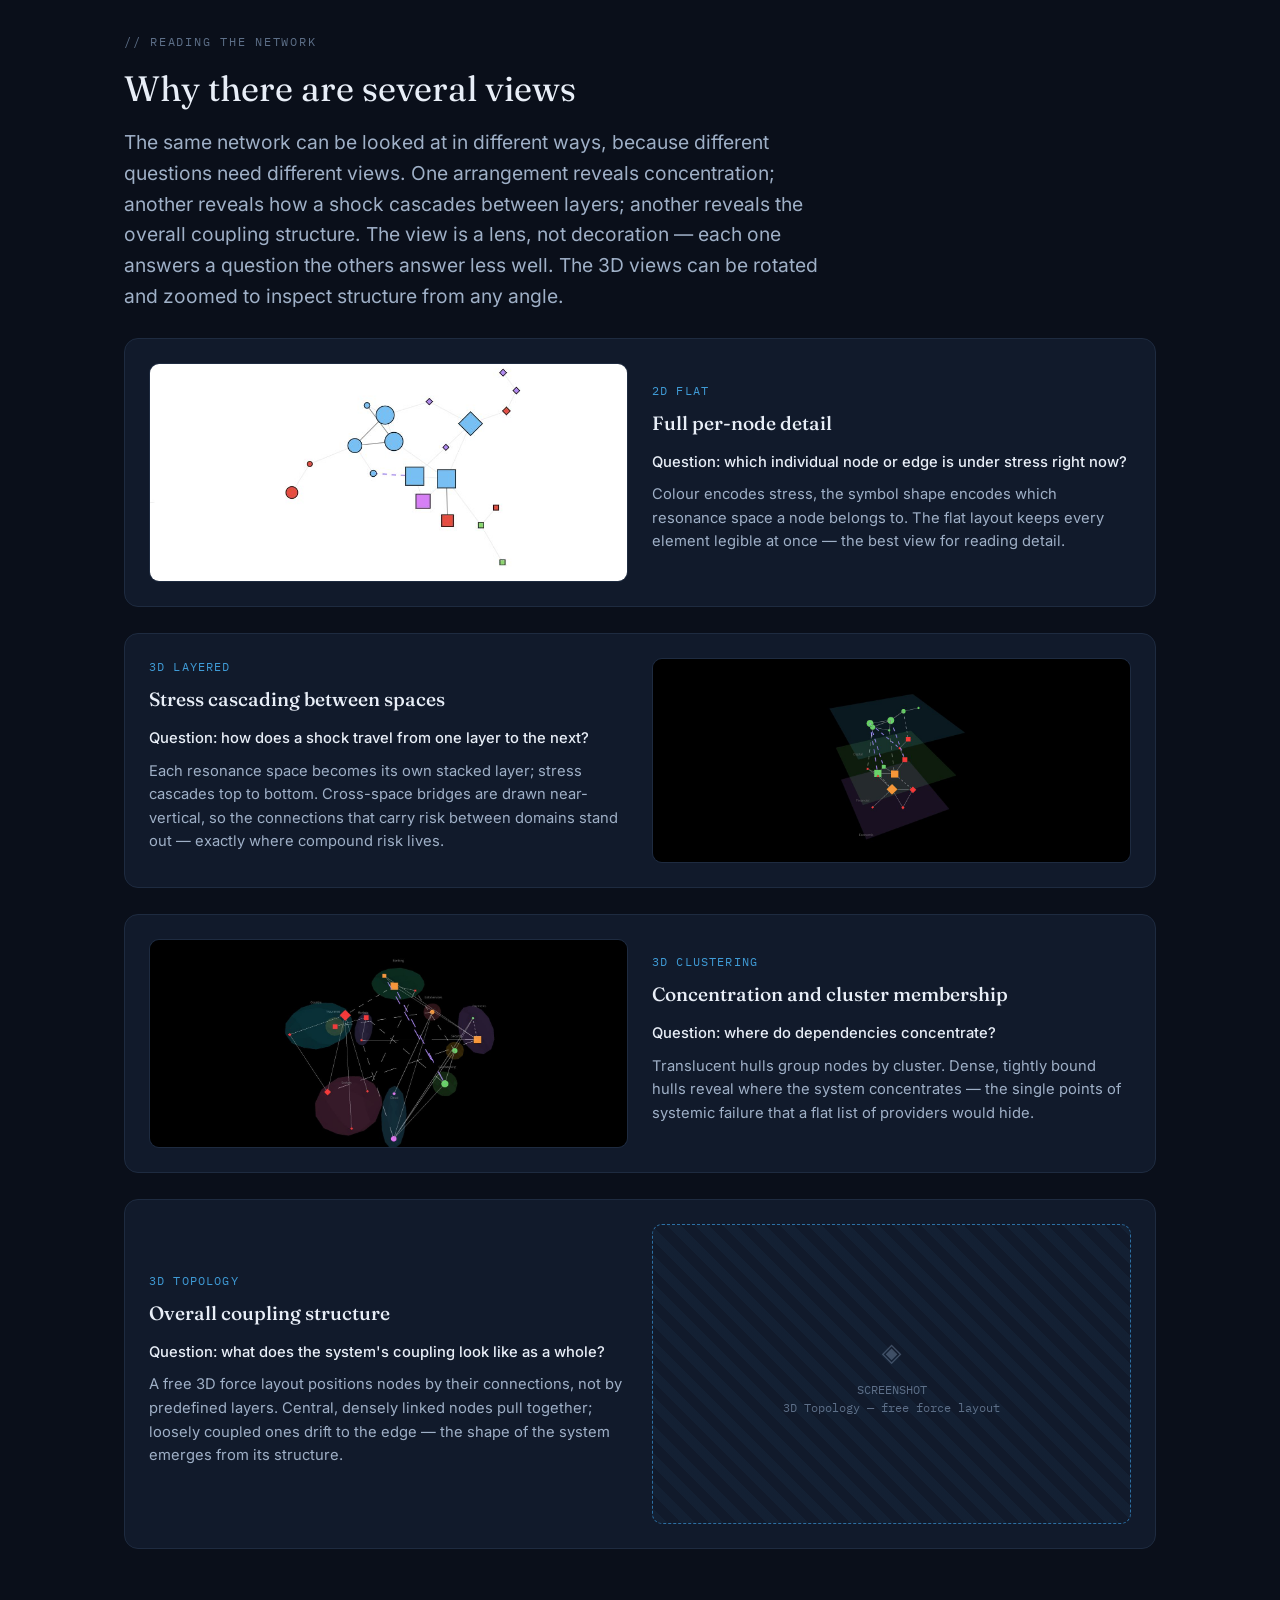
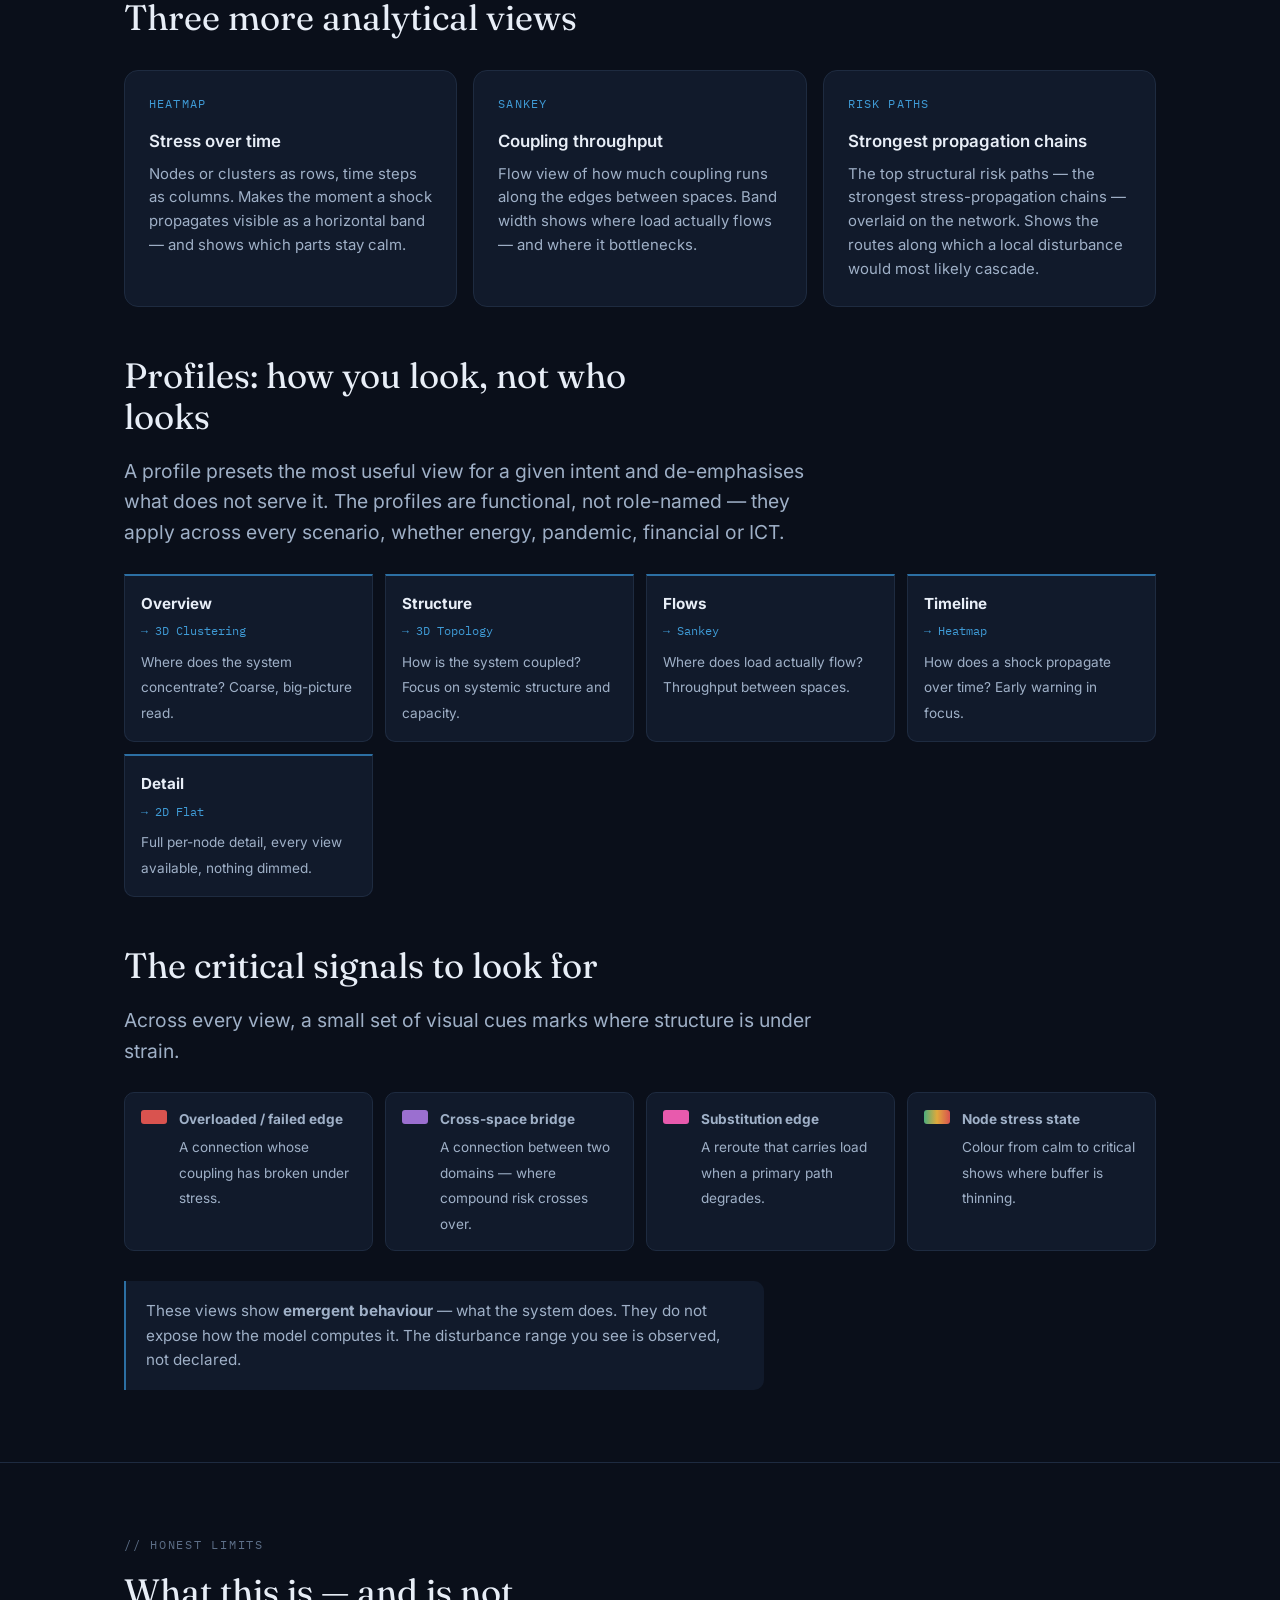
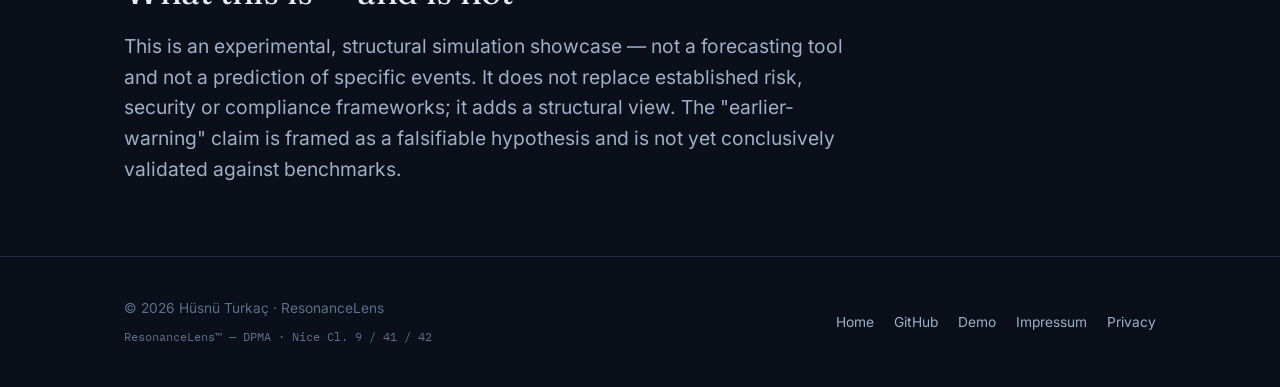
<file: docs/index.html>
<!DOCTYPE html>
<html lang="en">
<head>
<meta charset="UTF-8" />
<meta name="viewport" content="width=device-width, initial-scale=1.0" />
<title>Documentation — ResonanceLens</title>
<link rel="icon" type="image/svg+xml" href="../assets/favicon.svg" />
<link rel="icon" type="image/png" sizes="32x32" href="../assets/favicon-32.png" />
<link rel="icon" type="image/png" sizes="16x16" href="../assets/favicon-16.png" />
<link rel="icon" href="../assets/favicon.ico" sizes="any" />
<link rel="apple-touch-icon" href="../assets/apple-touch-icon.png" />
<meta name="description" content="How the ResonanceLens showcase is built: structural quantities, the four-state logic, and the eight interactive scenarios." />
<link rel="canonical" href="https://resonancelens.de/docs/index.html" />
<link rel="stylesheet" href="../assets/fonts.css" />
<link rel="stylesheet" href="../assets/style.css" />
</head>
<body>

<header>
  <div class="wrap nav">
    <a class="brand" href="../index.html">
      <img src="../assets/logo.png" alt="ResonanceLens" />
      <span>ResonanceLens<span class="tm">™</span></span>
    </a>
    <div class="nav-right">
      <nav class="nav-links">
        <a href="../index.html#scenarios" data-lang="en">Scenarios</a><a href="../index.html#scenarios" data-lang="de">Szenarien</a>
        <a href="whitepaper.html" data-lang="en">Whitepapers</a><a href="whitepaper.html" data-lang="de">Whitepapers</a>
        <a href="https://resonancelens.streamlit.app/" target="_blank" rel="noopener" data-lang="en">Live demo</a><a href="https://resonancelens.streamlit.app/" target="_blank" rel="noopener" data-lang="de">Live-Demo</a>
      </nav>
      <div class="langtoggle" role="group" aria-label="Language">
        <button id="btn-en" class="active" onclick="setLang('en')">EN</button>
        <button id="btn-de" onclick="setLang('de')">DE</button>
      </div>
    </div>
  </div>
</header>

<main>
  <div class="wrap crumb">
    <a href="../index.html">ResonanceLens</a> / <span data-lang="en">Documentation</span><span data-lang="de">Dokumentation</span>
  </div>

  <div class="wrap page-hero">
    <div class="sec-label"><span data-lang="en">// Showcase documentation</span><span data-lang="de">// Showcase-Dokumentation</span></div>
    <h1><span data-lang="en">How the showcase works</span><span data-lang="de">Wie das Showcase funktioniert</span></h1>
    <p class="lede">
      <span data-lang="en">This documentation explains what the showcase demonstrates and how to read it. It covers the structural quantities behind the visualisation, the four-state logic, and each of the eight scenarios. It deliberately stays at the level of observable behaviour — the underlying model mechanics are not part of the public showcase.</span>
      <span data-lang="de">Diese Dokumentation erklärt, was das Showcase zeigt und wie es zu lesen ist. Sie behandelt die strukturellen Größen hinter der Visualisierung, die vierstufige Zustandslogik und jedes der acht Szenarien. Sie bleibt bewusst auf der Ebene des beobachtbaren Verhaltens — die zugrunde liegende Modellmechanik ist nicht Teil des öffentlichen Showcases.</span>
    </p>
  </div>

  <!-- IDEA -->
  <section>
    <div class="wrap">
      <div class="sec-label"><span data-lang="en">// The idea</span><span data-lang="de">// Die Idee</span></div>
      <h2><span data-lang="en">Structural early-warning, one layer below the symptoms</span><span data-lang="de">Strukturelle Frühwarnung, eine Ebene unter den Symptomen</span></h2>
      <p class="lede">
        <span data-lang="en">A system is modelled as a network of nodes connected by coupled edges. Rather than waiting for a component to breach a threshold, the showcase observes where structural stress accumulates across that network — so the loss of load-bearing coupling becomes visible while there is still room to act.</span>
        <span data-lang="de">Ein System wird als Netzwerk aus Knoten modelliert, die über gekoppelte Kanten verbunden sind. Statt zu warten, bis eine Komponente eine Schwelle überschreitet, beobachtet das Showcase, wo sich struktureller Stress über dieses Netzwerk aufbaut — sodass der Verlust tragfähiger Kopplung sichtbar wird, solange noch Handlungsspielraum besteht.</span>
      </p>
      <div class="note">
        <span data-lang="en"><b>Observed, not declared.</b> A disturbance specifies only its origin, intensity and timing. How far it propagates is an emergent result of topology, coupling and remaining buffer capacity — never an input set by hand.</span>
        <span data-lang="de"><b>Beobachtet, nicht deklariert.</b> Eine Störung gibt nur Ursprung, Intensität und zeitlichen Verlauf an. Wie weit sie sich ausbreitet, ist ein emergentes Ergebnis von Topologie, Kopplung und verbleibender Pufferkapazität — kein von Hand gesetzter Eingabeparameter.</span>
      </div>
    </div>
  </section>

  <!-- STRUCTURAL QUANTITIES -->
  <section>
    <div class="wrap">
      <div class="sec-label"><span data-lang="en">// What is observed</span><span data-lang="de">// Was beobachtet wird</span></div>
      <h2><span data-lang="en">Four structural quantities</span><span data-lang="de">Vier strukturelle Größen</span></h2>
      <p class="lede">
        <span data-lang="en">The showcase reads four load-bearing properties of the system. Each can be approximated through observable signals, without exposing how the model computes them.</span>
        <span data-lang="de">Das Showcase liest vier tragende Eigenschaften des Systems. Jede lässt sich über beobachtbare Signale annähern, ohne offenzulegen, wie das Modell sie berechnet.</span>
      </p>

      <div class="grid2">
        <div class="panel">
          <div class="tag"><span data-lang="en">Coupling</span><span data-lang="de">Kopplung</span></div>
          <h3><span data-lang="en">How strongly parts depend on each other</span><span data-lang="de">Wie stark Teile voneinander abhängen</span></h3>
          <p><span data-lang="en">Observable proxies:</span><span data-lang="de">Beobachtbare Proxys:</span></p>
          <ul>
            <li><span data-lang="en">Share of services over a shared dependency (central auth path, shared region)</span><span data-lang="de">Anteil Dienste über gemeinsame Abhängigkeit (zentraler Auth-Pfad, geteilte Region)</span></li>
            <li><span data-lang="en">Fan-in / fan-out of critical services</span><span data-lang="de">Fan-in / Fan-out kritischer Services</span></li>
            <li><span data-lang="en">Share of synchronous vs. buffered calls</span><span data-lang="de">Anteil synchroner statt gepufferter Aufrufe</span></li>
          </ul>
        </div>

        <div class="panel">
          <div class="tag"><span data-lang="en">Coherence</span><span data-lang="de">Kohärenz</span></div>
          <h3><span data-lang="en">Whether connections still stabilise each other</span><span data-lang="de">Ob Verbindungen sich noch gegenseitig stabilisieren</span></h3>
          <p><span data-lang="en">Observable proxies:</span><span data-lang="de">Beobachtbare Proxys:</span></p>
          <ul>
            <li><span data-lang="en">Correlated errors/latency across nominally independent services (shared fate)</span><span data-lang="de">Korrelierte Fehler/Latenz über eigentlich unabhängige Dienste (gemeinsames Schicksal)</span></li>
            <li><span data-lang="en">Simultaneous alert clusters</span><span data-lang="de">Zeitgleiche Alarm-Cluster</span></li>
            <li><span data-lang="en">Consistency of health signals across replicas</span><span data-lang="de">Konsistenz der Health-Signale über Replikate</span></li>
          </ul>
        </div>

        <div class="panel">
          <div class="tag"><span data-lang="en">Load &amp; capacity</span><span data-lang="de">Belastung &amp; Kapazität</span></div>
          <h3><span data-lang="en">How much load-bearing buffer remains</span><span data-lang="de">Wie viel tragfähiger Puffer bleibt</span></h3>
          <p><span data-lang="en">Observable proxies:</span><span data-lang="de">Beobachtbare Proxys:</span></p>
          <ul>
            <li><span data-lang="en">Utilisation vs. available headroom (pools, quotas, rate limits)</span><span data-lang="de">Auslastung gegen verfügbaren Headroom (Pools, Quotas, Rate-Limits)</span></li>
            <li><span data-lang="en">Remaining redundancy</span><span data-lang="de">Verbleibende Redundanz</span></li>
            <li><span data-lang="en">Saturation of queues and retries</span><span data-lang="de">Sättigung von Queues und Retries</span></li>
          </ul>
        </div>

        <div class="panel">
          <div class="tag"><span data-lang="en">Erosion rate</span><span data-lang="de">Erosionsrate</span></div>
          <h3><span data-lang="en">How fast structural load-bearing is lost</span><span data-lang="de">Wie schnell strukturelle Tragfähigkeit verloren geht</span></h3>
          <p><span data-lang="en">Observable proxies:</span><span data-lang="de">Beobachtbare Proxys:</span></p>
          <ul>
            <li><span data-lang="en">Trend in recovery time and failed-change rate</span><span data-lang="de">Trend von Wiederherstellungszeit und Rate fehlgeschlagener Änderungen</span></li>
            <li><span data-lang="en">Frequency of near-misses and brownouts</span><span data-lang="de">Häufigkeit von Near-Misses und Brownouts</span></li>
            <li><span data-lang="en">Rise in manual interventions and workarounds</span><span data-lang="de">Zunahme manueller Eingriffe und Workarounds</span></li>
          </ul>
        </div>
      </div>
    </div>
  </section>

  <!-- FOUR STATES -->
  <section>
    <div class="wrap">
      <div class="sec-label"><span data-lang="en">// Reading the state</span><span data-lang="de">// Den Zustand lesen</span></div>
      <h2><span data-lang="en">From state to action: four levels</span><span data-lang="de">Vom Zustand zur Handlung: vier Stufen</span></h2>
      <p class="lede">
        <span data-lang="en">The structural state is reduced to a single, readable signal. Each level is tied to one class of action. Thresholds are context-dependent, not fixed.</span>
        <span data-lang="de">Der strukturelle Zustand wird auf ein einziges, lesbares Signal reduziert. Jede Stufe ist an genau eine Handlungsklasse gekoppelt. Die Schwellen sind kontextabhängig, nicht starr.</span>
      </p>

      <div class="states">
        <div class="state green">
          <b><span data-lang="en">Green — stable</span><span data-lang="de">Grün — stabil</span></b>
          <span data-lang="en">Load-bearing. Observe and optimise.</span><span data-lang="de">Tragfähig. Beobachten und optimieren.</span>
        </div>
        <div class="state yellow">
          <b><span data-lang="en">Yellow — vulnerable</span><span data-lang="de">Gelb — vulnerabel</span></b>
          <span data-lang="en">Erosion begins. Prepare, check buffers.</span><span data-lang="de">Erosion beginnt. Vorbereiten, Puffer prüfen.</span>
        </div>
        <div class="state orange">
          <b><span data-lang="en">Orange — critical</span><span data-lang="de">Orange — kritisch</span></b>
          <span data-lang="en">A routine trigger could cascade. Intervene.</span><span data-lang="de">Ein Routine-Auslöser könnte kaskadieren. Eingreifen.</span>
        </div>
        <div class="state red">
          <b><span data-lang="en">Red — unstable</span><span data-lang="de">Rot — instabil</span></b>
          <span data-lang="en">Reserve exhausted. Stabilise immediately.</span><span data-lang="de">Reserve erschöpft. Sofort stabilisieren.</span>
        </div>
      </div>
      <div class="note">
        <span data-lang="en">In the network views, the three structural <b>paths</b> — 🟢 Resilient, 🟡 Hybrid, 🔴 Fragile — let you compare how the same system behaves under different structural conditions. The ordering Resilient &gt; Hybrid &gt; Fragile holds throughout.</span>
        <span data-lang="de">In den Netzwerkansichten lassen die drei strukturellen <b>Pfade</b> — 🟢 Resilient, 🟡 Hybrid, 🔴 Fragil — vergleichen, wie sich dasselbe System unter unterschiedlichen strukturellen Bedingungen verhält. Die Ordnung Resilient &gt; Hybrid &gt; Fragil gilt durchgängig.</span>
      </div>
    </div>
  </section>

  <!-- SCENARIOS -->
  <section>
    <div class="wrap">
      <div class="sec-label"><span data-lang="en">// The eight scenarios</span><span data-lang="de">// Die acht Szenarien</span></div>
      <h2><span data-lang="en">Same engine, different networked systems</span><span data-lang="de">Gleiche Engine, unterschiedliche vernetzte Systeme</span></h2>

      <div class="grid2">
        <div class="panel"><h3>01 · <span data-lang="en">Basic / Playback</span><span data-lang="de">Basis / Playback</span></h3><p><span data-lang="en">A step-by-step walk-through of the core mechanics — the best place to start.</span><span data-lang="de">Eine schrittweise Einführung in die Kernmechanik — der beste Einstieg.</span></p></div>
        <div class="panel"><h3>02 · <span data-lang="en">Energy Crisis 2020–2030</span><span data-lang="de">Energiekrise 2020–2030</span></h3><p><span data-lang="en">52 events across 126 months over coupled supply channels, each transport route modelled as its own edge.</span><span data-lang="de">52 Ereignisse über 126 Monate über gekoppelte Versorgungskanäle, jede Transportroute als eigene Kante modelliert.</span></p></div>
        <div class="panel"><h3>03 · <span data-lang="en">Pandemic 2020–2030</span><span data-lang="de">Pandemie 2020–2030</span></h3><p><span data-lang="en">Health capacity and economic output under sustained, coupled pressure.</span><span data-lang="de">Gesundheitskapazität und Wirtschaftsleistung unter anhaltendem, gekoppeltem Druck.</span></p></div>
        <div class="panel"><h3>04 · <span data-lang="en">Eurozone Financial Stability</span><span data-lang="de">Eurozone-Finanzstabilität</span></h3><p><span data-lang="en">Stress propagation across financial nodes and their bridges into the wider economy.</span><span data-lang="de">Stressausbreitung über Finanzknoten und ihre Brücken in die weitere Wirtschaft.</span></p></div>
        <div class="panel"><h3>05 · <span data-lang="en">Cloud &amp; Cyber Resilience</span><span data-lang="de">Cloud- &amp; Cyber-Resilienz</span></h3><p><span data-lang="en">Concentration risk and failure paths across cloud, identity and platform dependencies.</span><span data-lang="de">Konzentrationsrisiko und Ausfallpfade über Cloud-, Identitäts- und Plattform-Abhängigkeiten.</span></p></div>
        <div class="panel"><h3>06 · <span data-lang="en">Critical Infrastructure</span><span data-lang="de">Kritische Infrastruktur</span></h3><p><span data-lang="en">Interdependent sectors with substitution edges and cross-space bridges.</span><span data-lang="de">Interdependente Sektoren mit Substitutionskanten und Cross-Space-Brücken.</span></p></div>
        <div class="panel"><h3>07 · <span data-lang="en">Banking Build-Pipeline</span><span data-lang="de">Banking-Build-Pipeline</span></h3><p><span data-lang="en">A DACH Tier-1 delivery pipeline, framed around DORA operational-resilience themes.</span><span data-lang="de">Eine DACH-Tier-1-Delivery-Pipeline, ausgerichtet auf DORA-Themen der operativen Resilienz.</span></p></div>
        <div class="panel"><h3>08 · <span data-lang="en">DORA ICT Third-Party (CTPP)</span><span data-lang="de">DORA IKT-Drittparteien (CTPP)</span></h3><p><span data-lang="en">Concentration among critical third-party providers, made visible as structure rather than a list.</span><span data-lang="de">Konzentration unter kritischen Drittdienstleistern, sichtbar als Struktur statt als Liste.</span></p></div>
      </div>

      <div class="cta-row" style="margin-top:36px">
        <a class="btn btn-primary" href="https://resonancelens.streamlit.app/" target="_blank" rel="noopener">
          <svg viewBox="0 0 24 24" fill="none" stroke="currentColor" stroke-width="2"><polygon points="5 3 19 12 5 21 5 3"/></svg>
          <span data-lang="en">Open the live demo</span><span data-lang="de">Live-Demo öffnen</span>
        </a>
        <a class="btn btn-ghost" href="whitepaper.html"><span data-lang="en">Read the whitepapers</span><span data-lang="de">Whitepapers lesen</span></a>
      </div>
    </div>
  </section>

  <!-- NETWORK VIEWS -->
  <section>
    <div class="wrap">
      <div class="sec-label"><span data-lang="en">// Reading the network</span><span data-lang="de">// Das Netzwerk lesen</span></div>
      <h2><span data-lang="en">Why there are several views</span><span data-lang="de">Warum es mehrere Ansichten gibt</span></h2>
      <p class="lede">
        <span data-lang="en">The same network can be looked at in different ways, because different questions need different views. One arrangement reveals concentration; another reveals how a shock cascades between layers; another reveals the overall coupling structure. The view is a lens, not decoration — each one answers a question the others answer less well. The 3D views can be rotated and zoomed to inspect structure from any angle.</span>
        <span data-lang="de">Dasselbe Netzwerk lässt sich unterschiedlich betrachten, weil verschiedene Fragen verschiedene Ansichten brauchen. Eine Anordnung zeigt Konzentration; eine andere, wie ein Schock zwischen Ebenen kaskadiert; eine weitere die Gesamtstruktur der Kopplung. Die Ansicht ist eine Linse, kein Dekor — jede beantwortet eine Frage, die die anderen weniger gut beantworten. Die 3D-Ansichten lassen sich drehen und zoomen, um die Struktur aus jedem Winkel zu prüfen.</span>
      </p>

      <!-- 2D Flat -->
      <div class="view-block">
        <div class="vtext">
          <div class="vtag">2D Flat</div>
          <h3><span data-lang="en">Full per-node detail</span><span data-lang="de">Vollständiges Knoten-Detail</span></h3>
          <p class="q"><span data-lang="en">Question: which individual node or edge is under stress right now?</span><span data-lang="de">Frage: welcher einzelne Knoten oder welche Kante steht gerade unter Stress?</span></p>
          <p><span data-lang="en">Colour encodes stress, the symbol shape encodes which resonance space a node belongs to. The flat layout keeps every element legible at once — the best view for reading detail.</span><span data-lang="de">Die Farbe kodiert Stress, die Symbolform kodiert, zu welchem Resonanzraum ein Knoten gehört. Das flache Layout hält jedes Element gleichzeitig lesbar — die beste Ansicht für Details.</span></p>
        </div>
        <div class="shotimg"><img src="../assets/view-2dflat.png" alt="2D Flat view — coupled nodes, colour = stress, shape = space" /></div>
      </div>

      <!-- 3D Layered -->
      <div class="view-block">
        <div class="vtext">
          <div class="vtag">3D Layered</div>
          <h3><span data-lang="en">Stress cascading between spaces</span><span data-lang="de">Stress-Kaskade zwischen Räumen</span></h3>
          <p class="q"><span data-lang="en">Question: how does a shock travel from one layer to the next?</span><span data-lang="de">Frage: wie wandert ein Schock von einer Ebene zur nächsten?</span></p>
          <p><span data-lang="en">Each resonance space becomes its own stacked layer; stress cascades top to bottom. Cross-space bridges are drawn near-vertical, so the connections that carry risk between domains stand out — exactly where compound risk lives.</span><span data-lang="de">Jeder Resonanzraum wird zu einer eigenen gestapelten Ebene; Stress kaskadiert von oben nach unten. Cross-Space-Brücken werden nahezu senkrecht gezeichnet, sodass die risikotragenden Verbindungen zwischen Domänen hervortreten — genau dort, wo Compound Risk entsteht.</span></p>
        </div>
        <div class="shotimg"><img src="../assets/view-3dlayered.png" alt="3D Layered view — Digital, Financial, Economic spaces stacked, vertical cross-space bridges" /></div>
      </div>

      <!-- 3D Clustering -->
      <div class="view-block">
        <div class="vtext">
          <div class="vtag">3D Clustering</div>
          <h3><span data-lang="en">Concentration and cluster membership</span><span data-lang="de">Konzentration und Cluster-Zugehörigkeit</span></h3>
          <p class="q"><span data-lang="en">Question: where do dependencies concentrate?</span><span data-lang="de">Frage: wo konzentrieren sich Abhängigkeiten?</span></p>
          <p><span data-lang="en">Translucent hulls group nodes by cluster. Dense, tightly bound hulls reveal where the system concentrates — the single points of systemic failure that a flat list of providers would hide.</span><span data-lang="de">Durchscheinende Hüllen gruppieren Knoten nach Cluster. Dichte, eng gebundene Hüllen zeigen, wo das System konzentriert — die Single Points of Systemic Failure, die eine bloße Anbieterliste verbergen würde.</span></p>
        </div>
        <div class="shotimg"><img src="../assets/view-3dclustering.png" alt="3D Clustering view — translucent cluster hulls grouping nodes by provider cluster" /></div>
      </div>

      <!-- 3D Topology -->
      <div class="view-block">
        <div class="vtext">
          <div class="vtag">3D Topology</div>
          <h3><span data-lang="en">Overall coupling structure</span><span data-lang="de">Gesamtstruktur der Kopplung</span></h3>
          <p class="q"><span data-lang="en">Question: what does the system's coupling look like as a whole?</span><span data-lang="de">Frage: wie sieht die Kopplung des Systems als Ganzes aus?</span></p>
          <p><span data-lang="en">A free 3D force layout positions nodes by their connections, not by predefined layers. Central, densely linked nodes pull together; loosely coupled ones drift to the edge — the shape of the system emerges from its structure.</span><span data-lang="de">Ein freies 3D-Force-Layout positioniert Knoten nach ihren Verbindungen, nicht nach vordefinierten Ebenen. Zentrale, dicht verbundene Knoten ziehen sich zusammen; lose gekoppelte wandern an den Rand — die Form des Systems entsteht aus seiner Struktur.</span></p>
        </div>
        <div class="shot"><span class="ico">◈</span><span class="cap" data-lang="en">SCREENSHOT<br>3D Topology — free force layout</span><span class="cap" data-lang="de">SCREENSHOT<br>3D Topology — freies Force-Layout</span></div>
      </div>

      <!-- additional views (compact) -->
      <h2 style="margin-top:48px"><span data-lang="en">Three more analytical views</span><span data-lang="de">Drei weitere analytische Ansichten</span></h2>
      <div class="grid2">
        <div class="panel">
          <div class="tag">Heatmap</div>
          <h3><span data-lang="en">Stress over time</span><span data-lang="de">Stress über die Zeit</span></h3>
          <p><span data-lang="en">Nodes or clusters as rows, time steps as columns. Makes the moment a shock propagates visible as a horizontal band — and shows which parts stay calm.</span><span data-lang="de">Knoten oder Cluster als Zeilen, Zeitschritte als Spalten. Macht den Moment der Schock-Ausbreitung als horizontales Band sichtbar — und zeigt, welche Teile ruhig bleiben.</span></p>
        </div>
        <div class="panel">
          <div class="tag">Sankey</div>
          <h3><span data-lang="en">Coupling throughput</span><span data-lang="de">Kopplungs-Durchsatz</span></h3>
          <p><span data-lang="en">Flow view of how much coupling runs along the edges between spaces. Band width shows where load actually flows — and where it bottlenecks.</span><span data-lang="de">Fluss-Ansicht, wie viel Kopplung über die Kanten zwischen Räumen läuft. Die Bandbreite zeigt, wo Last tatsächlich fließt — und wo sie sich staut.</span></p>
        </div>
        <div class="panel">
          <div class="tag">Risk Paths</div>
          <h3><span data-lang="en">Strongest propagation chains</span><span data-lang="de">Stärkste Ausbreitungsketten</span></h3>
          <p><span data-lang="en">The top structural risk paths — the strongest stress-propagation chains — overlaid on the network. Shows the routes along which a local disturbance would most likely cascade.</span><span data-lang="de">Die wichtigsten strukturellen Risikopfade — die stärksten Stress-Ausbreitungsketten — über das Netzwerk gelegt. Zeigt die Routen, entlang derer eine lokale Störung am ehesten kaskadiert.</span></p>
        </div>
      </div>

      <!-- profiles -->
      <h2 style="margin-top:48px"><span data-lang="en">Profiles: how you look, not who looks</span><span data-lang="de">Profile: wie du schaust, nicht wer schaut</span></h2>
      <p class="lede">
        <span data-lang="en">A profile presets the most useful view for a given intent and de-emphasises what does not serve it. The profiles are functional, not role-named — they apply across every scenario, whether energy, pandemic, financial or ICT.</span>
        <span data-lang="de">Ein Profil stellt die nützlichste Ansicht für eine bestimmte Absicht voreinstellt und tritt zurück, was ihr nicht dient. Die Profile sind funktional, nicht rollenbenannt — sie gelten über jedes Szenario hinweg, ob Energie, Pandemie, Finanzen oder IKT.</span>
      </p>
      <div class="profiles">
        <div class="prof"><b>Overview</b><div class="pv">→ 3D Clustering</div><span data-lang="en">Where does the system concentrate? Coarse, big-picture read.</span><span data-lang="de">Wo konzentriert sich das System? Grobe Gesamtschau.</span></div>
        <div class="prof"><b>Structure</b><div class="pv">→ 3D Topology</div><span data-lang="en">How is the system coupled? Focus on systemic structure and capacity.</span><span data-lang="de">Wie ist das System gekoppelt? Fokus auf systemische Struktur und Kapazität.</span></div>
        <div class="prof"><b>Flows</b><div class="pv">→ Sankey</div><span data-lang="en">Where does load actually flow? Throughput between spaces.</span><span data-lang="de">Wohin fließt die Last wirklich? Durchsatz zwischen Räumen.</span></div>
        <div class="prof"><b>Timeline</b><div class="pv">→ Heatmap</div><span data-lang="en">How does a shock propagate over time? Early warning in focus.</span><span data-lang="de">Wie breitet sich ein Schock über die Zeit aus? Frühwarnung im Fokus.</span></div>
        <div class="prof"><b>Detail</b><div class="pv">→ 2D Flat</div><span data-lang="en">Full per-node detail, every view available, nothing dimmed.</span><span data-lang="de">Vollständiges Knoten-Detail, jede Ansicht verfügbar, nichts gedimmt.</span></div>
      </div>

      <!-- critical signals -->
      <h2 style="margin-top:48px"><span data-lang="en">The critical signals to look for</span><span data-lang="de">Die kritischen Signale</span></h2>
      <p class="lede"><span data-lang="en">Across every view, a small set of visual cues marks where structure is under strain.</span><span data-lang="de">Über alle Ansichten hinweg markiert ein kleiner Satz visueller Hinweise, wo Struktur unter Belastung steht.</span></p>
      <div class="signals">
        <div class="sig"><span class="swatch" style="background:#d9534f"></span><div><b><span data-lang="en">Overloaded / failed edge</span><span data-lang="de">Überlastete / ausgefallene Kante</span></b><span data-lang="en">A connection whose coupling has broken under stress.</span><span data-lang="de">Eine Verbindung, deren Kopplung unter Stress gebrochen ist.</span></div></div>
        <div class="sig"><span class="swatch" style="background:#9b6fd0"></span><div><b><span data-lang="en">Cross-space bridge</span><span data-lang="de">Cross-Space-Brücke</span></b><span data-lang="en">A connection between two domains — where compound risk crosses over.</span><span data-lang="de">Eine Verbindung zwischen zwei Domänen — wo Compound Risk überspringt.</span></div></div>
        <div class="sig"><span class="swatch" style="background:#E85AAD"></span><div><b><span data-lang="en">Substitution edge</span><span data-lang="de">Substitutionskante</span></b><span data-lang="en">A reroute that carries load when a primary path degrades.</span><span data-lang="de">Eine Umleitung, die Last trägt, wenn ein Hauptpfad degradiert.</span></div></div>
        <div class="sig"><span class="swatch" style="background:linear-gradient(90deg,#4cae7d,#e0a93c,#d9534f)"></span><div><b><span data-lang="en">Node stress state</span><span data-lang="de">Knoten-Stresszustand</span></b><span data-lang="en">Colour from calm to critical shows where buffer is thinning.</span><span data-lang="de">Die Farbe von ruhig bis kritisch zeigt, wo der Puffer dünn wird.</span></div></div>
      </div>

      <div class="note" style="margin-top:30px">
        <span data-lang="en">These views show <b>emergent behaviour</b> — what the system does. They do not expose how the model computes it. The disturbance range you see is observed, not declared.</span>
        <span data-lang="de">Diese Ansichten zeigen <b>emergentes Verhalten</b> — was das System tut. Sie legen nicht offen, wie das Modell es berechnet. Der sichtbare Störradius ist beobachtet, nicht deklariert.</span>
      </div>
    </div>
  </section>

  <!-- LIMITS -->
  <section>
    <div class="wrap">
      <div class="sec-label"><span data-lang="en">// Honest limits</span><span data-lang="de">// Ehrliche Einordnung</span></div>
      <h2><span data-lang="en">What this is — and is not</span><span data-lang="de">Was dies ist — und was nicht</span></h2>
      <p class="lede">
        <span data-lang="en">This is an experimental, structural simulation showcase — not a forecasting tool and not a prediction of specific events. It does not replace established risk, security or compliance frameworks; it adds a structural view. The "earlier-warning" claim is framed as a falsifiable hypothesis and is not yet conclusively validated against benchmarks.</span>
        <span data-lang="de">Dies ist ein experimentelles, strukturelles Simulations-Showcase — kein Prognose-Tool und keine Vorhersage konkreter Ereignisse. Es ersetzt keine etablierten Risiko-, Security- oder Compliance-Frameworks; es ergänzt eine strukturelle Sicht. Der „Frühwarn"-Anspruch ist als falsifizierbare Hypothese formuliert und gegen Benchmarks noch nicht abschließend validiert.</span>
      </p>
    </div>
  </section>
</main>

<footer>
  <div class="wrap foot">
    <div>
      <div>© <span id="yr"></span> Hüsnü Turkaç · ResonanceLens</div>
      <div class="tmline">ResonanceLens™ — DPMA · Nice Cl. 9 / 41 / 42</div>
    </div>
    <div style="display:flex;gap:20px">
      <a href="../index.html"><span data-lang="en">Home</span><span data-lang="de">Start</span></a>
      <a href="https://github.com/huesnue/resonancelens-showcase" target="_blank" rel="noopener">GitHub</a>
      <a href="https://resonancelens.streamlit.app/" target="_blank" rel="noopener">Demo</a>
      <a href="../impressum.html">Impressum</a>
      <a href="../datenschutz.html"><span data-lang="en">Privacy</span><span data-lang="de">Datenschutz</span></a>
    </div>
  </div>
</footer>

<script>
function setLang(l){
  document.documentElement.lang = l;
  document.getElementById('btn-en').classList.toggle('active', l==='en');
  document.getElementById('btn-de').classList.toggle('active', l==='de');
}
(function(){
  var nav=(navigator.language||'en').toLowerCase();
  if(nav.indexOf('de')===0){ setLang('de'); }
  document.getElementById('yr').textContent=new Date().getFullYear();
})();
</script>
</body>
</html>
</file>
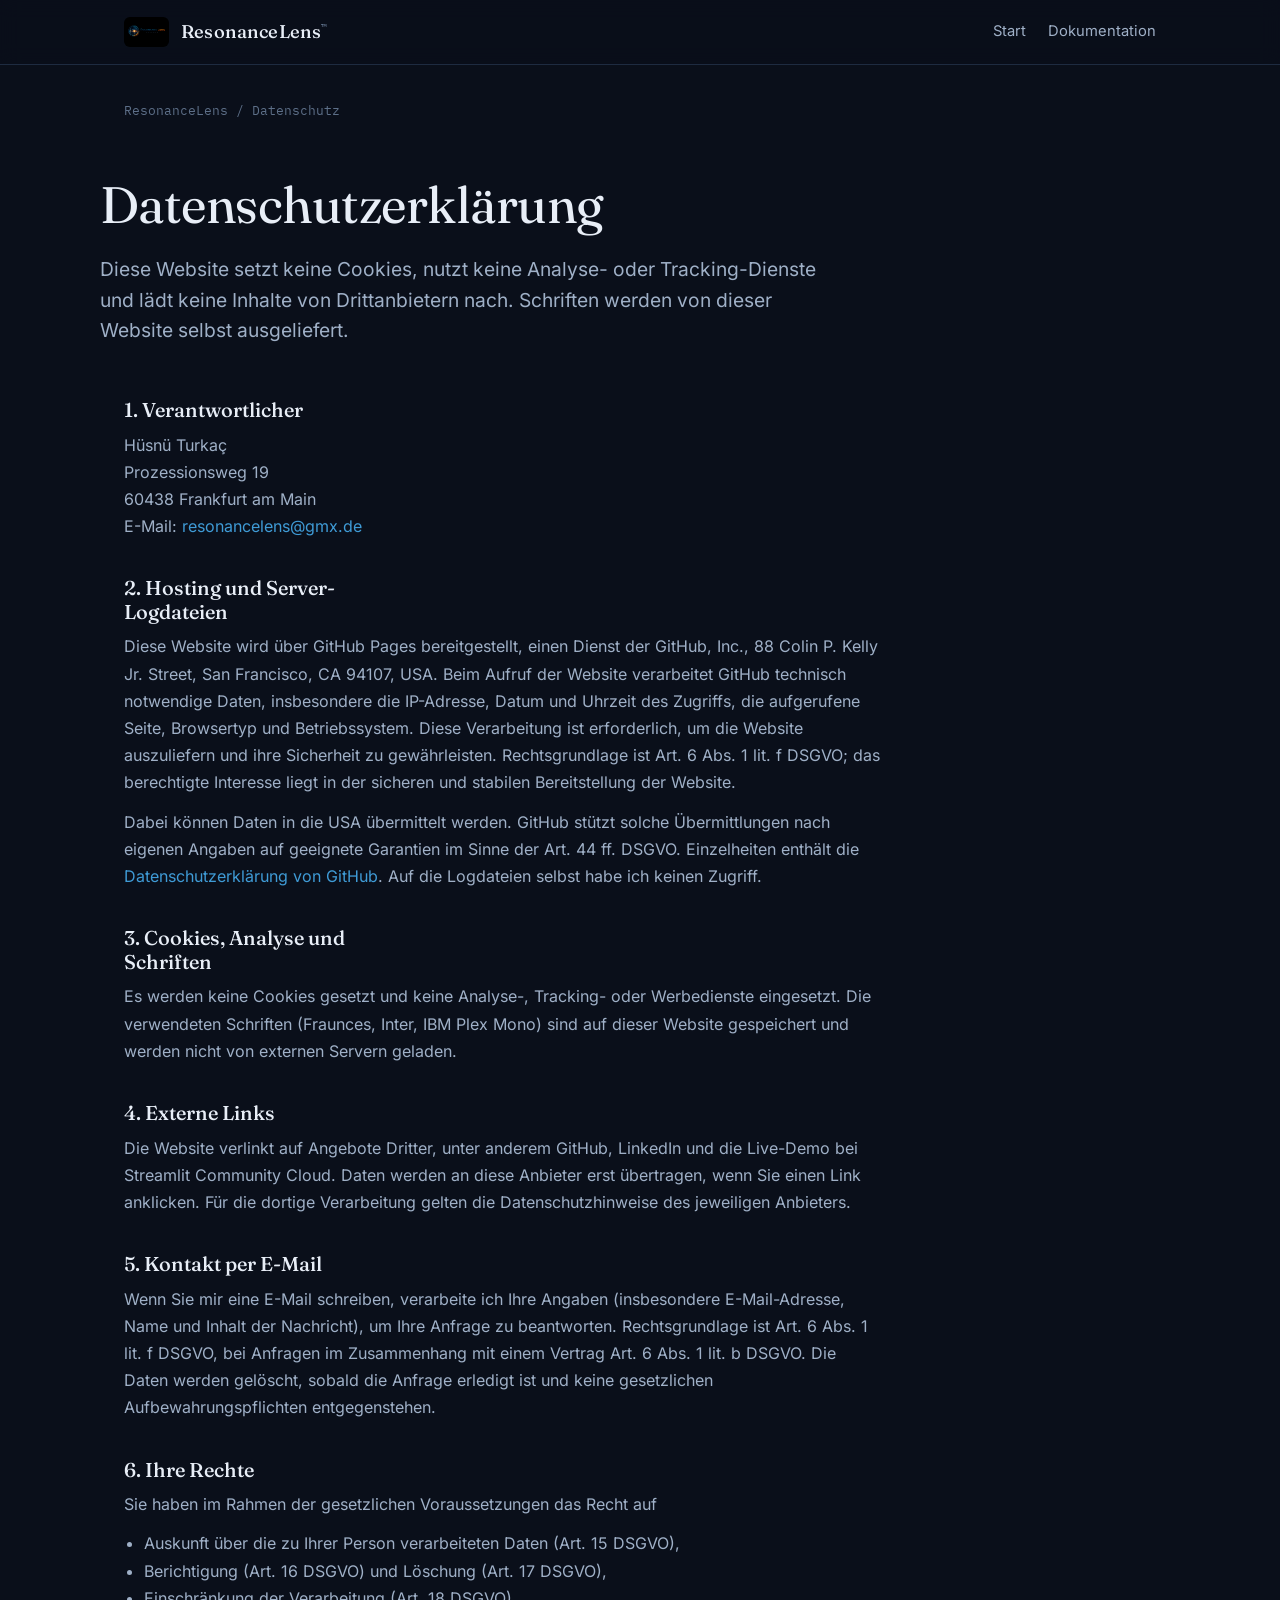
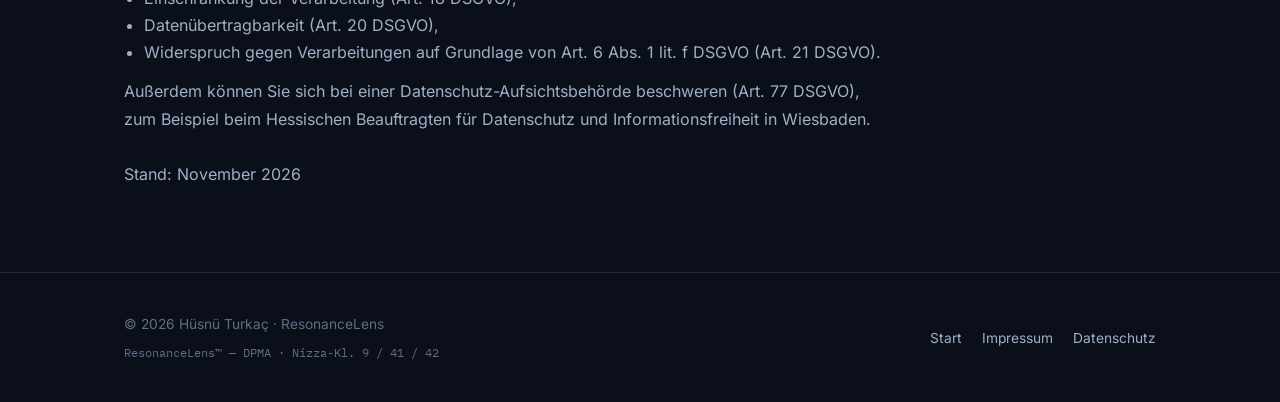
<file: datenschutz.html>
<!DOCTYPE html>
<html lang="de">
<head>
<meta charset="UTF-8" />
<meta name="viewport" content="width=device-width, initial-scale=1.0" />
<title>Datenschutzerklärung — ResonanceLens</title>
<link rel="icon" type="image/svg+xml" href="assets/favicon.svg" />
<link rel="icon" type="image/png" sizes="32x32" href="assets/favicon-32.png" />
<link rel="icon" type="image/png" sizes="16x16" href="assets/favicon-16.png" />
<link rel="icon" href="assets/favicon.ico" sizes="any" />
<link rel="apple-touch-icon" href="assets/apple-touch-icon.png" />
<meta name="robots" content="noindex, follow" />
<link rel="canonical" href="https://resonancelens.de/datenschutz.html" />
<link rel="stylesheet" href="assets/fonts.css" />
<link rel="stylesheet" href="assets/style.css" />
<style>
.legal{max-width:760px;margin:0}
.legal h2{font-family:"Fraunces",serif;font-weight:500;font-size:1.25rem;margin:36px 0 10px}
.legal p,.legal li{color:var(--ink-dim);line-height:1.7}
.legal p{margin:0 0 12px}
.legal ul{margin:0 0 12px;padding-left:20px}
.legal a{color:var(--cool)}
</style>
</head>
<body>

<header>
  <div class="wrap nav">
    <a class="brand" href="index.html">
      <img src="assets/logo.png" alt="ResonanceLens" />
      <span>ResonanceLens<span class="tm">™</span></span>
    </a>
    <div class="nav-right">
      <nav class="nav-links">
        <a href="index.html">Start</a>
        <a href="docs/index.html">Dokumentation</a>
      </nav>
    </div>
  </div>
</header>

<main>
  <div class="wrap crumb">
    <a href="index.html">ResonanceLens</a> / Datenschutz
  </div>

  <div class="wrap page-hero">
    <h1>Datenschutzerklärung</h1>
    <p class="lede">Diese Website setzt keine Cookies, nutzt keine Analyse- oder Tracking-Dienste und lädt keine Inhalte von Drittanbietern nach. Schriften werden von dieser Website selbst ausgeliefert.</p>
  </div>

  <section style="border-top:none;padding-top:8px">
    <div class="wrap"><div class="legal">

      <h2>1. Verantwortlicher</h2>
      <p>
        Hüsnü Turkaç<br />
        Prozessionsweg 19<br />
        60438 Frankfurt am Main<br />
          E-Mail: <a href="mailto:resonancelens@gmx.de">resonancelens@gmx.de</a>
      </p>

      <h2>2. Hosting und Server-Logdateien</h2>
      <p>
        Diese Website wird über GitHub Pages bereitgestellt, einen Dienst der GitHub, Inc.,
        88 Colin P. Kelly Jr. Street, San Francisco, CA 94107, USA. Beim Aufruf der Website verarbeitet
        GitHub technisch notwendige Daten, insbesondere die IP-Adresse, Datum und Uhrzeit des Zugriffs,
        die aufgerufene Seite, Browsertyp und Betriebssystem. Diese Verarbeitung ist erforderlich, um die
        Website auszuliefern und ihre Sicherheit zu gewährleisten. Rechtsgrundlage ist Art. 6 Abs. 1
        lit. f DSGVO; das berechtigte Interesse liegt in der sicheren und stabilen Bereitstellung der Website.
      </p>
      <p>
        Dabei können Daten in die USA übermittelt werden. GitHub stützt solche Übermittlungen nach eigenen
        Angaben auf geeignete Garantien im Sinne der Art. 44 ff. DSGVO. Einzelheiten enthält die
        <a href="https://docs.github.com/de/site-policy/privacy-policies/github-general-privacy-statement" target="_blank" rel="noopener">Datenschutzerklärung von GitHub</a>.
        Auf die Logdateien selbst habe ich keinen Zugriff.
      </p>

      <h2>3. Cookies, Analyse und Schriften</h2>
      <p>
        Es werden keine Cookies gesetzt und keine Analyse-, Tracking- oder Werbedienste eingesetzt.
        Die verwendeten Schriften (Fraunces, Inter, IBM Plex Mono) sind auf dieser Website gespeichert
        und werden nicht von externen Servern geladen.
      </p>

      <h2>4. Externe Links</h2>
      <p>
        Die Website verlinkt auf Angebote Dritter, unter anderem GitHub, LinkedIn und die Live-Demo bei
        Streamlit Community Cloud. Daten werden an diese Anbieter erst übertragen, wenn Sie einen Link
        anklicken. Für die dortige Verarbeitung gelten die Datenschutzhinweise des jeweiligen Anbieters.
      </p>

      <h2>5. Kontakt per E-Mail</h2>
      <p>
        Wenn Sie mir eine E-Mail schreiben, verarbeite ich Ihre Angaben (insbesondere E-Mail-Adresse,
        Name und Inhalt der Nachricht), um Ihre Anfrage zu beantworten. Rechtsgrundlage ist Art. 6 Abs. 1
        lit. f DSGVO, bei Anfragen im Zusammenhang mit einem Vertrag Art. 6 Abs. 1 lit. b DSGVO. Die Daten
        werden gelöscht, sobald die Anfrage erledigt ist und keine gesetzlichen Aufbewahrungspflichten
        entgegenstehen.
      </p>

      <h2>6. Ihre Rechte</h2>
      <p>Sie haben im Rahmen der gesetzlichen Voraussetzungen das Recht auf</p>
      <ul>
        <li>Auskunft über die zu Ihrer Person verarbeiteten Daten (Art. 15 DSGVO),</li>
        <li>Berichtigung (Art. 16 DSGVO) und Löschung (Art. 17 DSGVO),</li>
        <li>Einschränkung der Verarbeitung (Art. 18 DSGVO),</li>
        <li>Datenübertragbarkeit (Art. 20 DSGVO),</li>
        <li>Widerspruch gegen Verarbeitungen auf Grundlage von Art. 6 Abs. 1 lit. f DSGVO (Art. 21 DSGVO).</li>
      </ul>
      <p>
        Außerdem können Sie sich bei einer Datenschutz-Aufsichtsbehörde beschweren (Art. 77 DSGVO),
        zum Beispiel beim Hessischen Beauftragten für Datenschutz und Informationsfreiheit in Wiesbaden.
      </p>

      <p style="margin-top:28px">Stand: November 2026</p>

    </div></div>
  </section>
</main>

<footer>
  <div class="wrap foot">
    <div>
      <div>© <span id="yr"></span> Hüsnü Turkaç · ResonanceLens</div>
      <div class="tmline">ResonanceLens™ — DPMA · Nizza-Kl. 9 / 41 / 42</div>
    </div>
    <div style="display:flex;gap:20px">
      <a href="index.html">Start</a>
      <a href="impressum.html">Impressum</a>
      <a href="datenschutz.html">Datenschutz</a>
    </div>
  </div>
</footer>

<script>
document.getElementById('yr').textContent = new Date().getFullYear();
</script>
</body>
</html>
</file>
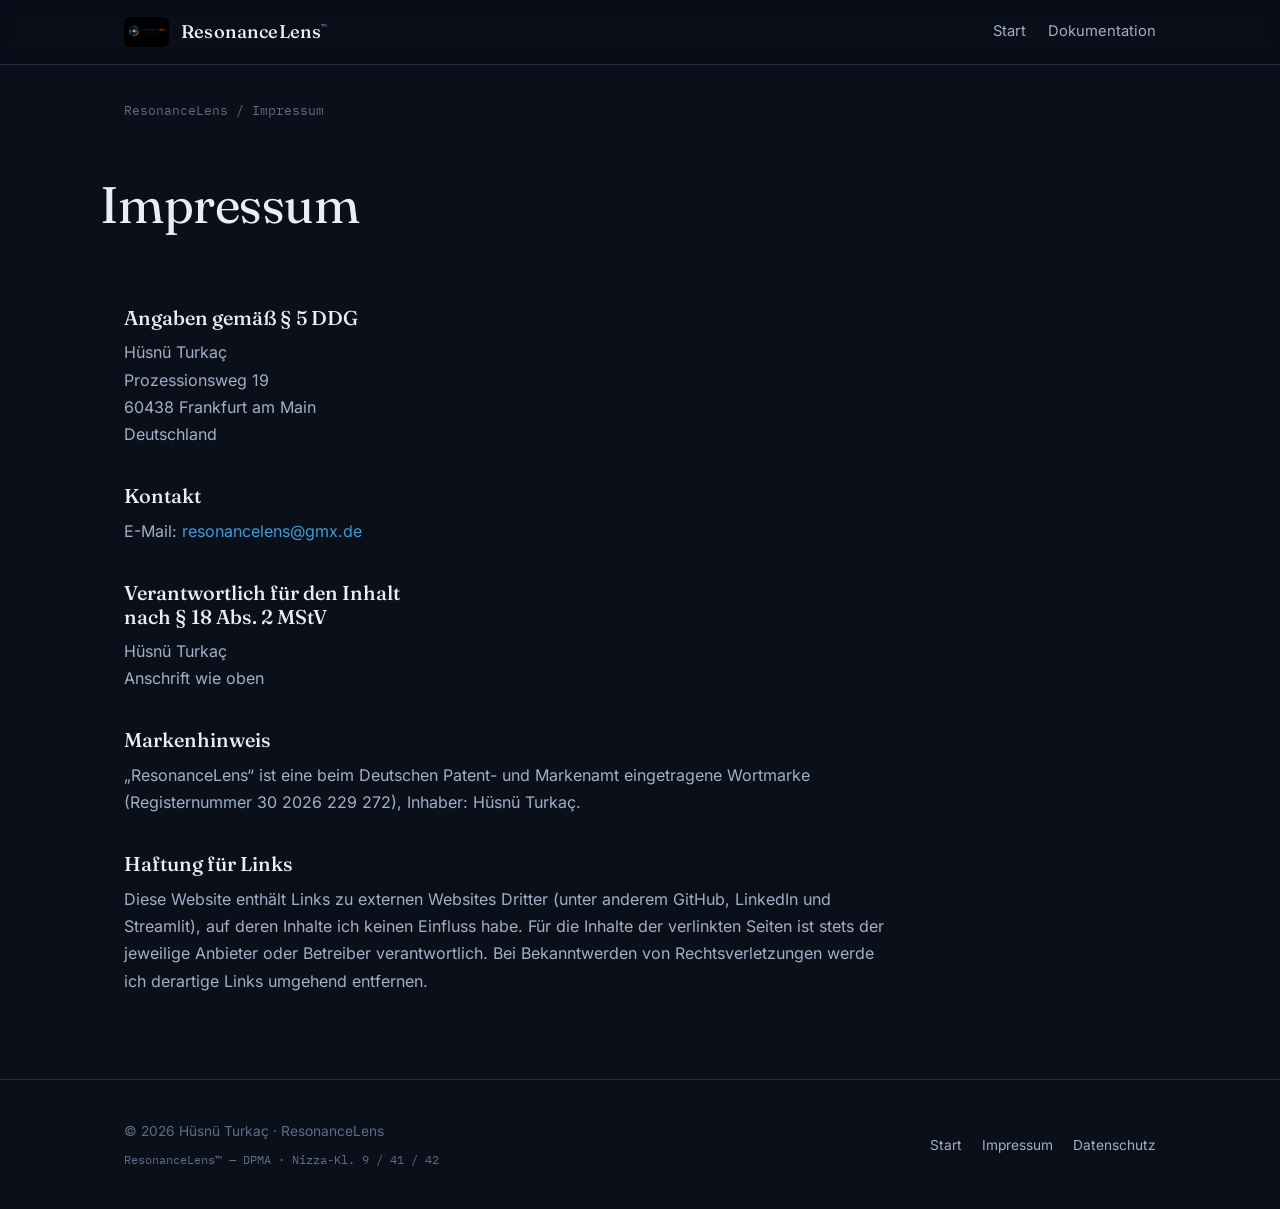
<file: impressum.html>
<!DOCTYPE html>
<html lang="de">
<head>
<meta charset="UTF-8" />
<meta name="viewport" content="width=device-width, initial-scale=1.0" />
<title>Impressum — ResonanceLens</title>
<link rel="icon" type="image/svg+xml" href="assets/favicon.svg" />
<link rel="icon" type="image/png" sizes="32x32" href="assets/favicon-32.png" />
<link rel="icon" type="image/png" sizes="16x16" href="assets/favicon-16.png" />
<link rel="icon" href="assets/favicon.ico" sizes="any" />
<link rel="apple-touch-icon" href="assets/apple-touch-icon.png" />
<meta name="robots" content="noindex, follow" />
<link rel="canonical" href="https://resonancelens.de/impressum.html" />
<link rel="stylesheet" href="assets/fonts.css" />
<link rel="stylesheet" href="assets/style.css" />
<style>
.legal{max-width:760px;margin:0}
.legal h2{font-family:"Fraunces",serif;font-weight:500;font-size:1.25rem;margin:36px 0 10px}
.legal p{color:var(--ink-dim);line-height:1.7;margin:0 0 12px}
.legal a{color:var(--cool)}
</style>
</head>
<body>

<header>
  <div class="wrap nav">
    <a class="brand" href="index.html">
      <img src="assets/logo.png" alt="ResonanceLens" />
      <span>ResonanceLens<span class="tm">™</span></span>
    </a>
    <div class="nav-right">
      <nav class="nav-links">
        <a href="index.html">Start</a>
        <a href="docs/index.html">Dokumentation</a>
      </nav>
    </div>
  </div>
</header>

<main>
  <div class="wrap crumb">
    <a href="index.html">ResonanceLens</a> / Impressum
  </div>

  <div class="wrap page-hero">
    <h1>Impressum</h1>
  </div>

  <section style="border-top:none;padding-top:8px">
    <div class="wrap"><div class="legal">

      <h2>Angaben gemäß § 5 DDG</h2>
      <p>
        Hüsnü Turkaç<br />
        Prozessionsweg 19<br />
        60438 Frankfurt am Main<br />
        Deutschland
      </p>

      <h2>Kontakt</h2>
      <p>E-Mail: <a href="mailto:resonancelens@gmx.de">resonancelens@gmx.de</a></p>

      <h2>Verantwortlich für den Inhalt nach § 18 Abs. 2 MStV</h2>
      <p>
        Hüsnü Turkaç<br />
        Anschrift wie oben
      </p>

      <h2>Markenhinweis</h2>
      <p>
        „ResonanceLens“ ist eine beim Deutschen Patent- und Markenamt eingetragene Wortmarke
        (Registernummer 30 2026 229 272), Inhaber: Hüsnü Turkaç.
      </p>

      <h2>Haftung für Links</h2>
      <p>
        Diese Website enthält Links zu externen Websites Dritter (unter anderem GitHub, LinkedIn und
        Streamlit), auf deren Inhalte ich keinen Einfluss habe. Für die Inhalte der verlinkten Seiten ist
        stets der jeweilige Anbieter oder Betreiber verantwortlich. Bei Bekanntwerden von Rechtsverletzungen
        werde ich derartige Links umgehend entfernen.
      </p>

    </div></div>
  </section>
</main>

<footer>
  <div class="wrap foot">
    <div>
      <div>© <span id="yr"></span> Hüsnü Turkaç · ResonanceLens</div>
      <div class="tmline">ResonanceLens™ — DPMA · Nizza-Kl. 9 / 41 / 42</div>
    </div>
    <div style="display:flex;gap:20px">
      <a href="index.html">Start</a>
      <a href="impressum.html">Impressum</a>
      <a href="datenschutz.html">Datenschutz</a>
    </div>
  </div>
</footer>

<script>
document.getElementById('yr').textContent = new Date().getFullYear();
</script>
</body>
</html>
</file>
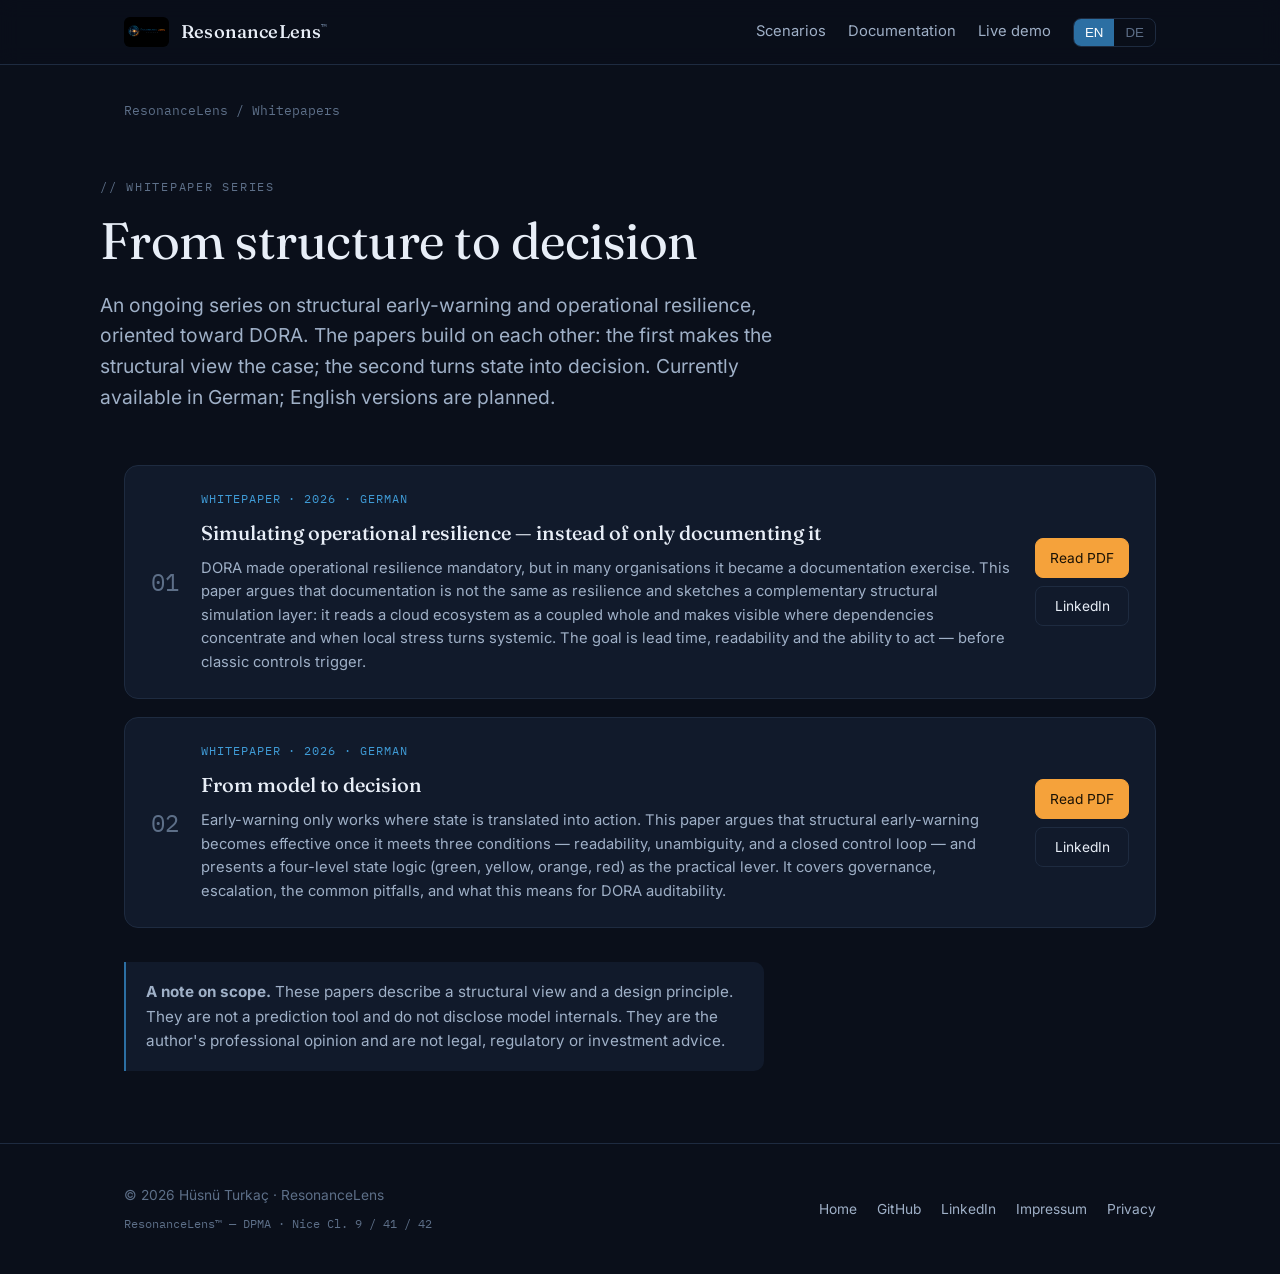
<file: docs/whitepaper.html>
<!DOCTYPE html>
<html lang="en">
<head>
<meta charset="UTF-8" />
<meta name="viewport" content="width=device-width, initial-scale=1.0" />
<title>Whitepapers — ResonanceLens</title>
<link rel="icon" type="image/svg+xml" href="../assets/favicon.svg" />
<link rel="icon" type="image/png" sizes="32x32" href="../assets/favicon-32.png" />
<link rel="icon" type="image/png" sizes="16x16" href="../assets/favicon-16.png" />
<link rel="icon" href="../assets/favicon.ico" sizes="any" />
<link rel="apple-touch-icon" href="../assets/apple-touch-icon.png" />
<meta name="description" content="A whitepaper series on structural early-warning and operational resilience, oriented toward DORA." />
<link rel="canonical" href="https://resonancelens.de/docs/whitepaper.html" />
<link rel="stylesheet" href="../assets/fonts.css" />
<link rel="stylesheet" href="../assets/style.css" />
</head>
<body>

<header>
  <div class="wrap nav">
    <a class="brand" href="../index.html">
      <img src="../assets/logo.png" alt="ResonanceLens" />
      <span>ResonanceLens<span class="tm">™</span></span>
    </a>
    <div class="nav-right">
      <nav class="nav-links">
        <a href="../index.html#scenarios" data-lang="en">Scenarios</a><a href="../index.html#scenarios" data-lang="de">Szenarien</a>
        <a href="index.html" data-lang="en">Documentation</a><a href="index.html" data-lang="de">Dokumentation</a>
        <a href="https://resonancelens.streamlit.app/" target="_blank" rel="noopener" data-lang="en">Live demo</a><a href="https://resonancelens.streamlit.app/" target="_blank" rel="noopener" data-lang="de">Live-Demo</a>
      </nav>
      <div class="langtoggle" role="group" aria-label="Language">
        <button id="btn-en" class="active" onclick="setLang('en')">EN</button>
        <button id="btn-de" onclick="setLang('de')">DE</button>
      </div>
    </div>
  </div>
</header>

<main>
  <div class="wrap crumb">
    <a href="../index.html">ResonanceLens</a> / <span data-lang="en">Whitepapers</span><span data-lang="de">Whitepapers</span>
  </div>

  <div class="wrap page-hero">
    <div class="sec-label"><span data-lang="en">// Whitepaper series</span><span data-lang="de">// Whitepaper-Serie</span></div>
    <h1><span data-lang="en">From structure to decision</span><span data-lang="de">Von der Struktur zur Entscheidung</span></h1>
    <p class="lede">
      <span data-lang="en">An ongoing series on structural early-warning and operational resilience, oriented toward DORA. The papers build on each other: the first makes the structural view the case; the second turns state into decision. Currently available in German; English versions are planned.</span>
      <span data-lang="de">Eine fortlaufende Serie zu struktureller Frühwarnung und operativer Resilienz, ausgerichtet auf DORA. Die Beiträge bauen aufeinander auf: Der erste begründet die strukturelle Sicht; der zweite übersetzt Zustand in Entscheidung. Derzeit auf Deutsch verfügbar; englische Fassungen sind geplant.</span>
    </p>
  </div>

  <section style="border-top:none;padding-top:8px">
    <div class="wrap">
      <div class="papers">

        <!-- WP 1 -->
        <article class="paper">
          <div class="num">01</div>
          <div class="body">
            <div class="meta">Whitepaper · 2026 · <span data-lang="en">German</span><span data-lang="de">Deutsch</span></div>
            <h3><span data-lang="en">Simulating operational resilience — instead of only documenting it</span><span data-lang="de">Operational Resilience simulieren — statt nur dokumentieren</span></h3>
            <p>
              <span data-lang="en">DORA made operational resilience mandatory, but in many organisations it became a documentation exercise. This paper argues that documentation is not the same as resilience and sketches a complementary structural simulation layer: it reads a cloud ecosystem as a coupled whole and makes visible where dependencies concentrate and when local stress turns systemic. The goal is lead time, readability and the ability to act — before classic controls trigger.</span>
              <span data-lang="de">DORA hat operationale Resilienz zur Pflicht gemacht, in vielen Organisationen ist daraus aber eine Dokumentationsaufgabe geworden. Dieser Beitrag argumentiert, dass Dokumentation nicht dasselbe ist wie Resilienz, und skizziert eine ergänzende strukturelle Simulationsschicht: Sie liest ein Cloud-Ökosystem als gekoppeltes Ganzes und macht sichtbar, wo sich Abhängigkeiten konzentrieren und wann lokaler Stress systemisch wird. Ziel ist Vorlaufzeit, Lesbarkeit und Handlungsfähigkeit — bevor klassische Kontrollen anschlagen.</span>
            </p>
          </div>
          <div class="acts">
            <a class="pdf" href="../assets/wp1-operational-resilience-de.pdf" target="_blank" rel="noopener"><span data-lang="en">Read PDF</span><span data-lang="de">PDF lesen</span></a>
            <a class="ext" href="https://www.linkedin.com/in/huesnue-turkac" target="_blank" rel="noopener">LinkedIn</a>
          </div>
        </article>

        <!-- WP 2 -->
        <article class="paper">
          <div class="num">02</div>
          <div class="body">
            <div class="meta">Whitepaper · 2026 · <span data-lang="en">German</span><span data-lang="de">Deutsch</span></div>
            <h3><span data-lang="en">From model to decision</span><span data-lang="de">Vom Modell zur Entscheidung</span></h3>
            <p>
              <span data-lang="en">Early-warning only works where state is translated into action. This paper argues that structural early-warning becomes effective once it meets three conditions — readability, unambiguity, and a closed control loop — and presents a four-level state logic (green, yellow, orange, red) as the practical lever. It covers governance, escalation, the common pitfalls, and what this means for DORA auditability.</span>
              <span data-lang="de">Frühwarnung wirkt nur dort, wo Zustand in Handlung übersetzt wird. Dieser Beitrag argumentiert, dass strukturelle Frühwarnung erst dann wirksam wird, wenn sie drei Bedingungen erfüllt — Lesbarkeit, Eindeutigkeit und einen geschlossenen Steuerungskreislauf — und stellt eine vierstufige Zustandslogik (Grün, Gelb, Orange, Rot) als praktischen Hebel vor. Er behandelt Governance, Eskalation, die typischen Fallstricke und was das für die DORA-Nachweisbarkeit bedeutet.</span>
            </p>
          </div>
          <div class="acts">
            <a class="pdf" href="../assets/wp2-modell-zur-entscheidung-de.pdf" target="_blank" rel="noopener"><span data-lang="en">Read PDF</span><span data-lang="de">PDF lesen</span></a>
            <a class="ext" href="https://www.linkedin.com/in/huesnue-turkac" target="_blank" rel="noopener">LinkedIn</a>
          </div>
        </article>

      </div>

      <div class="note" style="margin-top:34px">
        <span data-lang="en"><b>A note on scope.</b> These papers describe a structural view and a design principle. They are not a prediction tool and do not disclose model internals. They are the author's professional opinion and are not legal, regulatory or investment advice.</span>
        <span data-lang="de"><b>Hinweis zum Umfang.</b> Diese Beiträge beschreiben eine strukturelle Sicht und ein Designprinzip. Sie sind kein Prognose-Tool und legen kein Modellinnenleben offen. Sie geben die persönliche fachliche Auffassung des Autors wieder und sind keine Rechts-, Aufsichts- oder Anlageberatung.</span>
      </div>
    </div>
  </section>
</main>

<footer>
  <div class="wrap foot">
    <div>
      <div>© <span id="yr"></span> Hüsnü Turkaç · ResonanceLens</div>
      <div class="tmline">ResonanceLens™ — DPMA · Nice Cl. 9 / 41 / 42</div>
    </div>
    <div style="display:flex;gap:20px">
      <a href="../index.html"><span data-lang="en">Home</span><span data-lang="de">Start</span></a>
      <a href="https://github.com/huesnue/resonancelens-showcase" target="_blank" rel="noopener">GitHub</a>
      <a href="https://www.linkedin.com/in/huesnue-turkac" target="_blank" rel="noopener">LinkedIn</a>
      <a href="../impressum.html">Impressum</a>
      <a href="../datenschutz.html"><span data-lang="en">Privacy</span><span data-lang="de">Datenschutz</span></a>
    </div>
  </div>
</footer>

<script>
function setLang(l){
  document.documentElement.lang=l;
  document.getElementById('btn-en').classList.toggle('active', l==='en');
  document.getElementById('btn-de').classList.toggle('active', l==='de');
}
(function(){
  var nav=(navigator.language||'en').toLowerCase();
  if(nav.indexOf('de')===0){ setLang('de'); }
  document.getElementById('yr').textContent=new Date().getFullYear();
})();
</script>
</body>
</html>
</file>
<file: assets/fonts.css>
/* ============================================================
   ResonanceLens — self-hosted web fonts
   Fraunces, Inter, IBM Plex Mono (SIL Open Font License 1.1,
   see assets/fonts/LICENSE-*.txt). Served from this site only;
   no requests to third-party font servers.
   ============================================================ */

/* Fraunces (variable: weight + optical size) */
@font-face{
  font-family:"Fraunces";font-style:normal;font-display:swap;font-weight:100 900;
  src:url(fonts/fraunces-latin-ext-opsz-normal.woff2) format("woff2-variations"),url(fonts/fraunces-latin-ext-opsz-normal.woff2) format("woff2");
  unicode-range:U+0100-02BA,U+02BD-02C5,U+02C7-02CC,U+02CE-02D7,U+02DD-02FF,U+0304,U+0308,U+0329,U+1D00-1DBF,U+1E00-1E9F,U+1EF2-1EFF,U+2020,U+20A0-20AB,U+20AD-20C0,U+2113,U+2C60-2C7F,U+A720-A7FF;
}
@font-face{
  font-family:"Fraunces";font-style:normal;font-display:swap;font-weight:100 900;
  src:url(fonts/fraunces-latin-opsz-normal.woff2) format("woff2-variations"),url(fonts/fraunces-latin-opsz-normal.woff2) format("woff2");
  unicode-range:U+0000-00FF,U+0131,U+0152-0153,U+02BB-02BC,U+02C6,U+02DA,U+02DC,U+0304,U+0308,U+0329,U+2000-206F,U+20AC,U+2122,U+2191,U+2193,U+2212,U+2215,U+FEFF,U+FFFD;
}

/* Inter (variable: weight) */
@font-face{
  font-family:"Inter";font-style:normal;font-display:swap;font-weight:100 900;
  src:url(fonts/inter-latin-ext-wght-normal.woff2) format("woff2-variations"),url(fonts/inter-latin-ext-wght-normal.woff2) format("woff2");
  unicode-range:U+0100-02BA,U+02BD-02C5,U+02C7-02CC,U+02CE-02D7,U+02DD-02FF,U+0304,U+0308,U+0329,U+1D00-1DBF,U+1E00-1E9F,U+1EF2-1EFF,U+2020,U+20A0-20AB,U+20AD-20C0,U+2113,U+2C60-2C7F,U+A720-A7FF;
}
@font-face{
  font-family:"Inter";font-style:normal;font-display:swap;font-weight:100 900;
  src:url(fonts/inter-latin-wght-normal.woff2) format("woff2-variations"),url(fonts/inter-latin-wght-normal.woff2) format("woff2");
  unicode-range:U+0000-00FF,U+0131,U+0152-0153,U+02BB-02BC,U+02C6,U+02DA,U+02DC,U+0304,U+0308,U+0329,U+2000-206F,U+20AC,U+2122,U+2191,U+2193,U+2212,U+2215,U+FEFF,U+FFFD;
}

/* IBM Plex Mono (400, 500) */
@font-face{
  font-family:"IBM Plex Mono";font-style:normal;font-display:swap;font-weight:400;
  src:url(fonts/ibm-plex-mono-latin-ext-400-normal.woff2) format("woff2");
  unicode-range:U+0100-02BA,U+02BD-02C5,U+02C7-02CC,U+02CE-02D7,U+02DD-02FF,U+0304,U+0308,U+0329,U+1D00-1DBF,U+1E00-1E9F,U+1EF2-1EFF,U+2020,U+20A0-20AB,U+20AD-20C0,U+2113,U+2C60-2C7F,U+A720-A7FF;
}
@font-face{
  font-family:"IBM Plex Mono";font-style:normal;font-display:swap;font-weight:400;
  src:url(fonts/ibm-plex-mono-latin-400-normal.woff2) format("woff2");
  unicode-range:U+0000-00FF,U+0131,U+0152-0153,U+02BB-02BC,U+02C6,U+02DA,U+02DC,U+0304,U+0308,U+0329,U+2000-206F,U+20AC,U+2122,U+2191,U+2193,U+2212,U+2215,U+FEFF,U+FFFD;
}
@font-face{
  font-family:"IBM Plex Mono";font-style:normal;font-display:swap;font-weight:500;
  src:url(fonts/ibm-plex-mono-latin-ext-500-normal.woff2) format("woff2");
  unicode-range:U+0100-02BA,U+02BD-02C5,U+02C7-02CC,U+02CE-02D7,U+02DD-02FF,U+0304,U+0308,U+0329,U+1D00-1DBF,U+1E00-1E9F,U+1EF2-1EFF,U+2020,U+20A0-20AB,U+20AD-20C0,U+2113,U+2C60-2C7F,U+A720-A7FF;
}
@font-face{
  font-family:"IBM Plex Mono";font-style:normal;font-display:swap;font-weight:500;
  src:url(fonts/ibm-plex-mono-latin-500-normal.woff2) format("woff2");
  unicode-range:U+0000-00FF,U+0131,U+0152-0153,U+02BB-02BC,U+02C6,U+02DA,U+02DC,U+0304,U+0308,U+0329,U+2000-206F,U+20AC,U+2122,U+2191,U+2193,U+2212,U+2215,U+FEFF,U+FFFD;
}
</file>
<file: assets/style.css>
/* ============================================================
   ResonanceLens — shared stylesheet
   Palette derived from the ResonanceLens logo
   ============================================================ */
:root{
  --bg:        #0a0f1a;
  --bg-soft:   #111a2b;
  --ink:       #e8eef7;
  --ink-dim:   #9fb0c7;
  --ink-faint: #5d6f88;
  --cool:      #3f9bd6;
  --cool-deep: #2c6fa3;
  --core:      #f5a23b;
  --core-glow: #ffba5c;
  --resilient: #4cae7d;
  --hybrid:    #e0a93c;
  --orange:    #e07b39;
  --fragile:   #d9534f;
  --line:      #1e2b40;
  --radius:    14px;
  --maxw:      1080px;
}
*{box-sizing:border-box;margin:0;padding:0}
html{scroll-behavior:smooth}
body{
  background:var(--bg);color:var(--ink);
  font-family:"Inter",system-ui,sans-serif;line-height:1.6;
  -webkit-font-smoothing:antialiased;overflow-x:hidden;
}
a{color:inherit;text-decoration:none}
.wrap{max-width:var(--maxw);margin:0 auto;padding:0 24px}

/* language toggle: hide only the inactive language */
html[lang="en"] [data-lang="de"]{display:none}
html[lang="de"] [data-lang="en"]{display:none}

/* header */
header{
  position:sticky;top:0;z-index:50;backdrop-filter:blur(10px);
  background:rgba(10,15,26,.72);border-bottom:1px solid var(--line);
}
.nav{display:flex;align-items:center;justify-content:space-between;height:64px}
.brand{display:flex;align-items:center;gap:12px;font-family:"Fraunces",serif;font-weight:500;font-size:1.15rem;letter-spacing:.01em}
.brand img{height:30px;width:auto;border-radius:6px}
.brand .tm{font-size:.6rem;color:var(--ink-faint);font-family:"IBM Plex Mono",monospace;vertical-align:super}
.nav-right{display:flex;align-items:center;gap:22px}
.nav-links{display:flex;gap:22px;font-size:.92rem;color:var(--ink-dim)}
.nav-links a:hover{color:var(--ink)}
.langtoggle{display:flex;border:1px solid var(--line);border-radius:8px;overflow:hidden;font-family:"IBM Plex Mono",monospace;font-size:.78rem}
.langtoggle button{background:transparent;color:var(--ink-faint);border:none;padding:6px 11px;cursor:pointer;transition:.15s}
.langtoggle button.active{background:var(--cool-deep);color:#fff}
@media(max-width:680px){.nav-links{display:none}}

/* generic section */
section{padding:72px 0;border-top:1px solid var(--line)}
.sec-label{font-family:"IBM Plex Mono",monospace;font-size:.78rem;letter-spacing:.14em;text-transform:uppercase;color:var(--ink-faint);margin-bottom:16px}
h1{font-family:"Fraunces",serif;font-weight:400;font-size:clamp(2.1rem,4.5vw,3.2rem);line-height:1.1;letter-spacing:-.01em;margin-bottom:20px}
h2{font-family:"Fraunces",serif;font-weight:400;font-size:clamp(1.6rem,3.3vw,2.2rem);line-height:1.18;margin-bottom:18px;max-width:24ch}
h3{font-size:1.05rem;font-weight:600;margin-bottom:8px}
p{color:var(--ink-dim)}
.lede{font-size:clamp(1.05rem,2vw,1.2rem);color:var(--ink-dim);max-width:60ch}

/* buttons */
.cta-row{display:flex;flex-wrap:wrap;gap:14px}
.btn{display:inline-flex;align-items:center;gap:9px;padding:13px 22px;border-radius:10px;font-weight:500;font-size:.96rem;transition:.18s;border:1px solid transparent}
.btn-primary{background:var(--core);color:#1a1205}
.btn-primary:hover{background:var(--core-glow);transform:translateY(-1px)}
.btn-ghost{border-color:var(--line);color:var(--ink)}
.btn-ghost:hover{border-color:var(--cool);color:var(--cool)}
.btn svg{width:16px;height:16px}

/* breadcrumb */
.crumb{font-family:"IBM Plex Mono",monospace;font-size:.8rem;color:var(--ink-faint);padding-top:36px}
.crumb a:hover{color:var(--cool)}

/* page hero (docs) */
.page-hero{padding:56px 0 8px}

/* signal / structural-quantity cards */
.grid2{display:grid;grid-template-columns:repeat(auto-fit,minmax(240px,1fr));gap:16px;margin-top:32px}
.panel{background:var(--bg-soft);border:1px solid var(--line);border-radius:var(--radius);padding:24px}
.panel h3{display:flex;align-items:center;gap:10px}
.panel .tag{font-family:"IBM Plex Mono",monospace;font-size:.72rem;color:var(--cool);text-transform:uppercase;letter-spacing:.1em;margin-bottom:14px}
.panel p{font-size:.93rem}
.panel ul{margin:12px 0 0 0;padding-left:18px;color:var(--ink-dim);font-size:.9rem}
.panel li{margin-bottom:6px}

/* state legend (green/yellow/orange/red) */
.states{display:grid;grid-template-columns:repeat(auto-fit,minmax(180px,1fr));gap:14px;margin-top:28px}
.state{background:var(--bg-soft);border:1px solid var(--line);border-left-width:3px;border-radius:0 10px 10px 0;padding:16px 18px}
.state b{display:block;font-size:.95rem;margin-bottom:4px}
.state span{font-size:.86rem;color:var(--ink-dim)}
.state.green{border-left-color:var(--resilient)}
.state.yellow{border-left-color:var(--hybrid)}
.state.orange{border-left-color:var(--orange)}
.state.red{border-left-color:var(--fragile)}

/* note */
.note{margin-top:28px;padding:18px 20px;border-left:2px solid var(--cool-deep);background:var(--bg-soft);border-radius:0 10px 10px 0;color:var(--ink-dim);font-size:.95rem;max-width:64ch}

/* whitepaper list */
.papers{display:flex;flex-direction:column;gap:18px;margin-top:36px}
.paper{display:grid;grid-template-columns:auto 1fr auto;gap:22px;align-items:center;background:var(--bg-soft);border:1px solid var(--line);border-radius:var(--radius);padding:24px 26px;transition:.18s}
.paper:hover{border-color:var(--cool-deep)}
.paper .num{font-family:"IBM Plex Mono",monospace;font-size:1.5rem;color:var(--ink-faint)}
.paper .body{min-width:0}
.paper .meta{font-family:"IBM Plex Mono",monospace;font-size:.74rem;letter-spacing:.08em;text-transform:uppercase;color:var(--cool);margin-bottom:8px}
.paper h3{font-family:"Fraunces",serif;font-weight:500;font-size:1.25rem;margin-bottom:8px}
.paper p{font-size:.92rem}
.paper .acts{display:flex;flex-direction:column;gap:8px;white-space:nowrap}
.paper .acts a{font-size:.86rem;padding:8px 14px;border:1px solid var(--line);border-radius:8px;text-align:center;transition:.15s}
.paper .acts a.pdf{background:var(--core);color:#1a1205;border-color:var(--core)}
.paper .acts a.pdf:hover{background:var(--core-glow)}
.paper .acts a.ext:hover{border-color:var(--cool);color:var(--cool)}
@media(max-width:640px){
  .paper{grid-template-columns:1fr;gap:14px}
  .paper .num{display:none}
  .paper .acts{flex-direction:row}
}

/* footer */
footer{border-top:1px solid var(--line);padding:40px 0;color:var(--ink-faint);font-size:.86rem}
.foot{display:flex;justify-content:space-between;flex-wrap:wrap;gap:16px;align-items:center}
.foot a{color:var(--ink-dim)}
.foot a:hover{color:var(--cool)}
.tmline{font-family:"IBM Plex Mono",monospace;font-size:.76rem;color:var(--ink-faint);margin-top:8px}

@media(prefers-reduced-motion:reduce){*{animation:none!important;transition:none!important}}
:focus-visible{outline:2px solid var(--cool);outline-offset:3px;border-radius:4px}

/* ---------- network views section ---------- */
.view-block{display:grid;grid-template-columns:1fr 1fr;gap:24px;align-items:center;margin-top:26px;padding:24px;background:var(--bg-soft);border:1px solid var(--line);border-radius:var(--radius)}
.view-block:nth-child(even){direction:rtl}
.view-block:nth-child(even) > *{direction:ltr}
@media(max-width:760px){.view-block{grid-template-columns:1fr;gap:16px}.view-block:nth-child(even){direction:ltr}}
.view-block .vtext .vtag{font-family:"IBM Plex Mono",monospace;font-size:.72rem;letter-spacing:.1em;text-transform:uppercase;color:var(--cool);margin-bottom:8px}
.view-block .vtext h3{font-family:"Fraunces",serif;font-weight:500;font-size:1.2rem;margin-bottom:12px}
.view-block .vtext p{font-size:.92rem;margin-bottom:9px}
.view-block .vtext .q{color:var(--ink);font-weight:500}
/* screenshot placeholder */
.shot{aspect-ratio:16/10;border:1px dashed var(--cool-deep);border-radius:10px;background:repeating-linear-gradient(45deg,rgba(63,155,214,.05),rgba(63,155,214,.05) 10px,transparent 10px,transparent 20px);display:flex;flex-direction:column;align-items:center;justify-content:center;gap:8px;color:var(--ink-faint);text-align:center;padding:18px}
.shot .ico{font-size:1.6rem;opacity:.6}
.shot .cap{font-family:"IBM Plex Mono",monospace;font-size:.72rem;line-height:1.5}
/* signal legend chips */
.signals{display:grid;grid-template-columns:repeat(auto-fit,minmax(230px,1fr));gap:12px;margin-top:26px}
.sig{display:flex;gap:12px;align-items:flex-start;background:var(--bg-soft);border:1px solid var(--line);border-radius:10px;padding:14px 16px}
.sig .swatch{flex:none;width:26px;height:14px;margin-top:3px;border-radius:3px}
.sig b{font-size:.9rem;display:block;margin-bottom:3px}
.sig span{font-size:.85rem;color:var(--ink-dim)}
/* profile chips */
.profiles{display:grid;grid-template-columns:repeat(auto-fit,minmax(200px,1fr));gap:12px;margin-top:26px}
.prof{background:var(--bg-soft);border:1px solid var(--line);border-top:2px solid var(--cool-deep);border-radius:0 0 10px 10px;padding:16px}
.prof b{font-size:.95rem;display:block;margin-bottom:6px}
.prof .pv{font-family:"IBM Plex Mono",monospace;font-size:.72rem;color:var(--cool);margin-bottom:8px}
.prof span{font-size:.85rem;color:var(--ink-dim)}

/* filled screenshot (real image replacing a .shot placeholder) */
.shotimg{border-radius:10px;overflow:hidden;border:1px solid var(--line);background:#0d1626}
.shotimg img{width:100%;height:auto;display:block}
</file>
